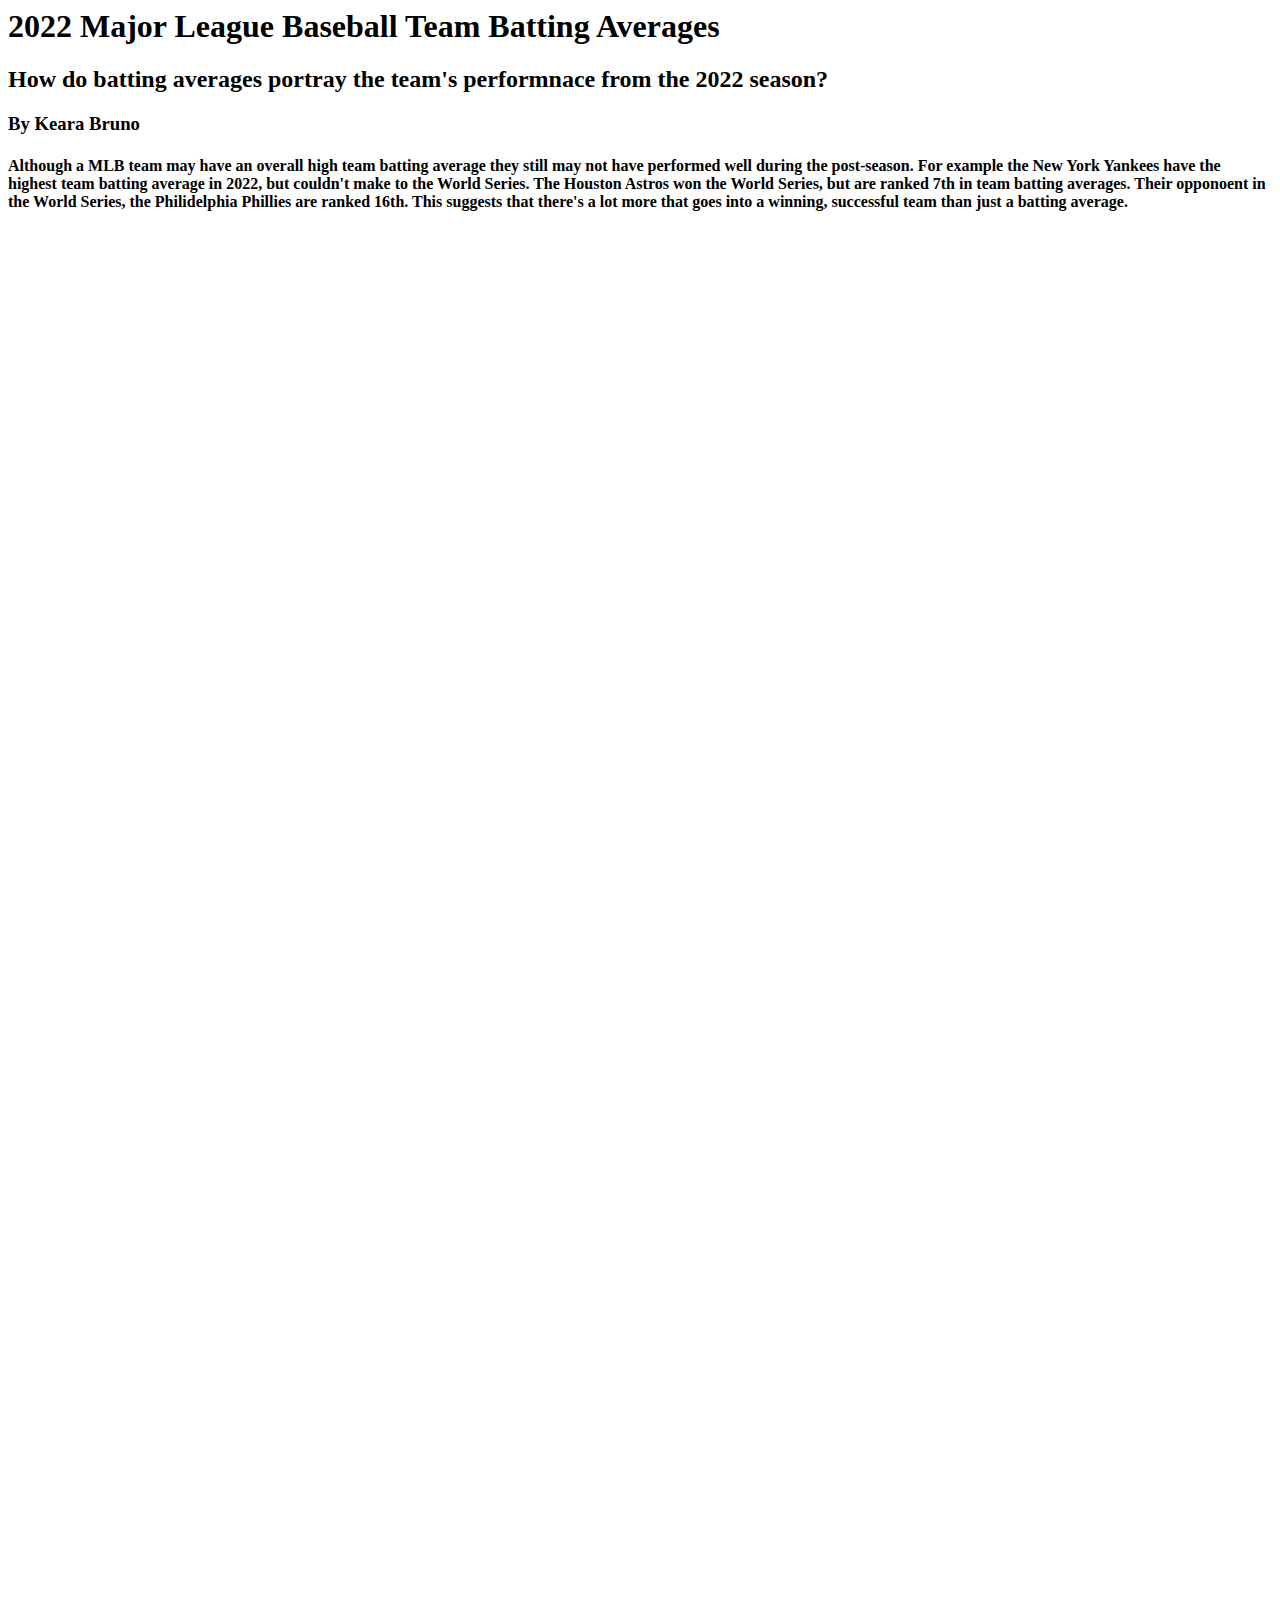
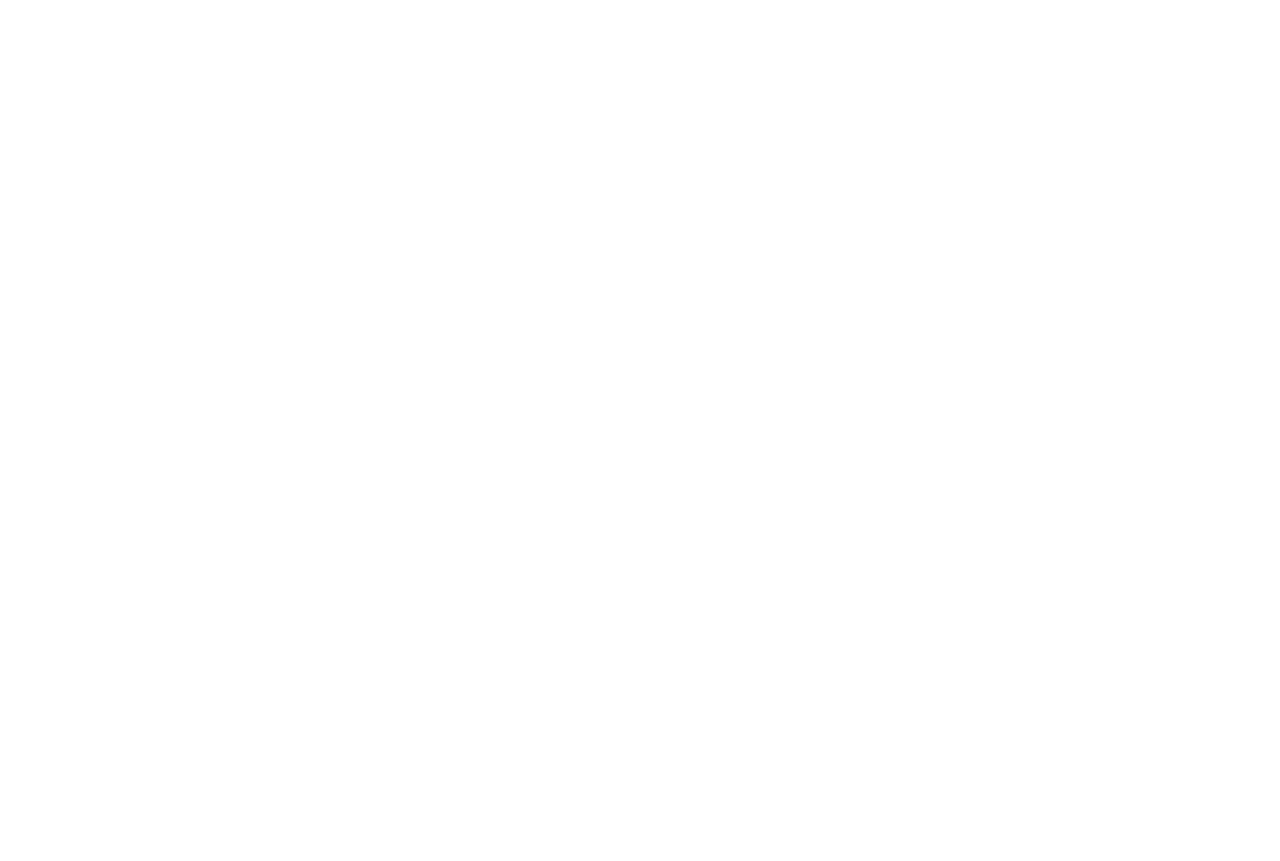
<file: index.html>
<html>
  <head>
    <title>
      Keara Bruno
    </title>
  </head>
    <body>
      <h1>2022 Major League Baseball Team Batting Averages</h1>
      <h2>How do batting averages portray the team's performnace from the 2022 season?</h2>
      <h3>By Keara Bruno</h3>
      <h4>Although a MLB team may have an overall high team batting average they still may not have performed well during the post-season. For example the New York Yankees have the highest team batting average in 2022, but couldn't make to the World Series. The Houston Astros won the World Series, but are ranked 7th in team batting averages. Their opponoent in the World Series, the Philidelphia Phillies are ranked 16th. This suggests that there's a lot more that goes into a winning, successful team than just a  batting average.</h4>
            <iframe title="2022 Major League Baseball Standard Batting" aria-label="Bar Chart" id="datawrapper-chart-86xYy" src="https://datawrapper.dwcdn.net/86xYy/2/" scrolling="no" frameborder="0" style="width: 0; min-width: 100% !important; border: none;" height="908" data-external="1"></iframe><script type="text/javascript">!function(){"use strict";window.addEventListener("message",(function(e){if(void 0!==e.data["datawrapper-height"]){var t=document.querySelectorAll("iframe");for(var a in e.data["datawrapper-height"])for(var r=0;r<t.length;r++){if(t[r].contentWindow===e.source)t[r].style.height=e.data["datawrapper-height"][a]+"px"}}}))}();
</script>
        <iframe title="2022 Major League Baseball Standard Batting" aria-label="Table" id="datawrapper-chart-Ks9Jh" src="https://datawrapper.dwcdn.net/Ks9Jh/2/" scrolling="no" frameborder="0" style="width: 0; min-width: 100% !important; border: none;" height="1313" data-external="1"></iframe><script type="text/javascript">!function(){"use strict";window.addEventListener("message",(function(e){if(void 0!==e.data["datawrapper-height"]){var t=document.querySelectorAll("iframe");for(var a in e.data["datawrapper-height"])for(var r=0;r<t.length;r++){if(t[r].contentWindow===e.source)t[r].style.height=e.data["datawrapper-height"][a]+"px"}}}))}();
</script>
        
        <div class="flourish-embed flourish-chart" data-src="visualisation/11761842"><script src="https://public.flourish.studio/resources/embed.js"></script></div>
    </body>
</html>
</file>
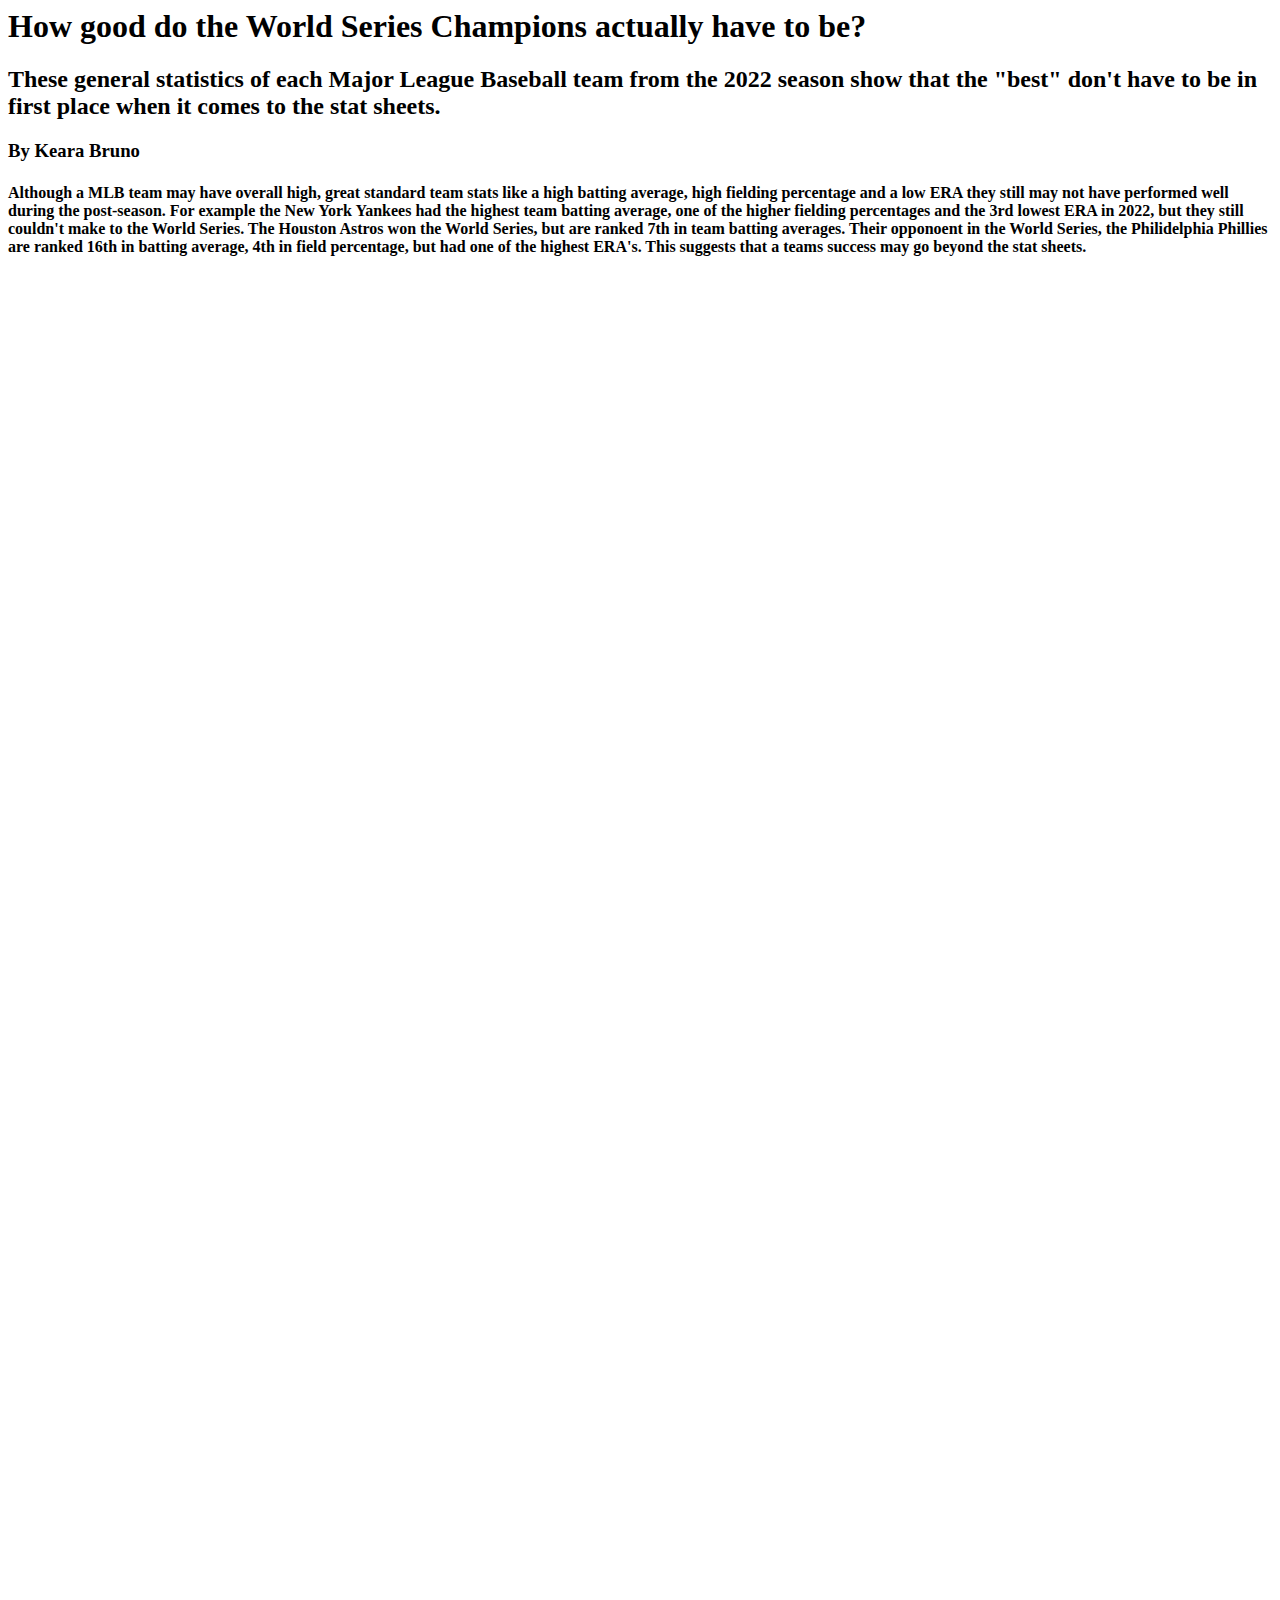
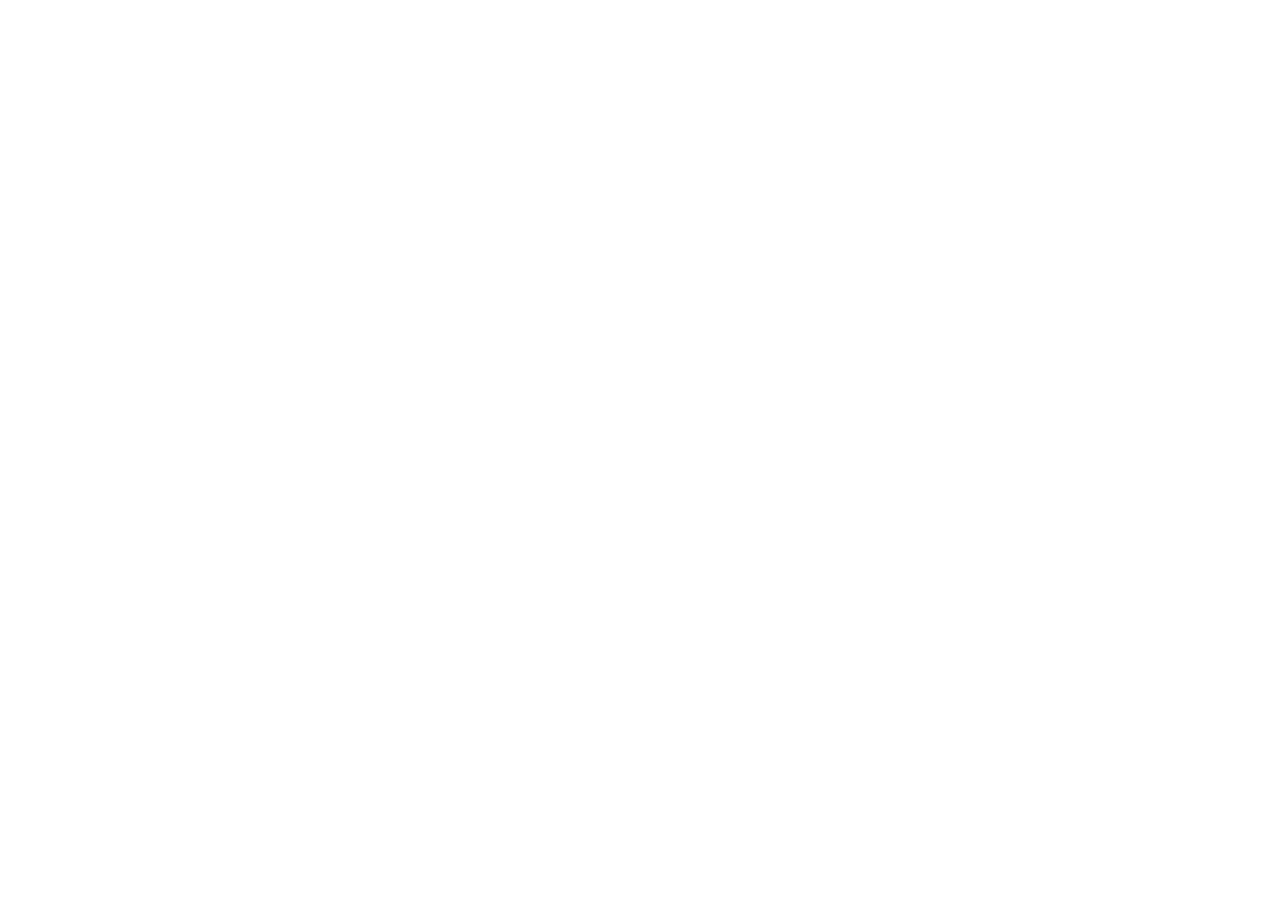
<file: data-viz-project/index.html>
<html>
  <head>
    <title>
      Keara Bruno
    </title>
  </head>
    <body>
      <h1>How good do the World Series Champions actually have to be?</h1>
      <h2>These general statistics of each Major League Baseball team from the 2022 season show that the "best" don't have to be in first place when it comes to the stat sheets. </h2>
      <h3>By Keara Bruno</h3>
      <h4>Although a MLB team may have overall high, great standard team stats like a high batting average, high fielding percentage and a low ERA they still may not have performed well during the post-season. For example the New York Yankees had the highest team batting average, one of the higher fielding percentages and the 3rd lowest ERA in 2022, but they still couldn't make to the World Series. The Houston Astros won the World Series, but are ranked 7th in team batting averages. Their opponoent in the World Series, the Philidelphia Phillies are ranked 16th in batting average, 4th in field percentage, but had one of the highest ERA's. This suggests that a teams success may go beyond the stat sheets.</h4>
            <iframe title="2022 Major League Baseball Standard Batting" aria-label="Bar Chart" id="datawrapper-chart-86xYy" src="https://datawrapper.dwcdn.net/86xYy/2/" scrolling="no" frameborder="0" style="width: 0; min-width: 100% !important; border: none;" height="908" data-external="1"></iframe><script type="text/javascript">!function(){"use strict";window.addEventListener("message",(function(e){if(void 0!==e.data["datawrapper-height"]){var t=document.querySelectorAll("iframe");for(var a in e.data["datawrapper-height"])for(var r=0;r<t.length;r++){if(t[r].contentWindow===e.source)t[r].style.height=e.data["datawrapper-height"][a]+"px"}}}))}();
</script>
     <iframe title="2022 Major League Baseball Standard Fielding" aria-label="Table" id="datawrapper-chart-Ks9Jh" src="https://datawrapper.dwcdn.net/Ks9Jh/3/" scrolling="no" frameborder="0" style="width: 0; min-width: 100% !important; border: none;" height="1313" data-external="1"></iframe><script type="text/javascript">!function(){"use strict";window.addEventListener("message",(function(e){if(void 0!==e.data["datawrapper-height"]){var t=document.querySelectorAll("iframe");for(var a in e.data["datawrapper-height"])for(var r=0;r<t.length;r++){if(t[r].contentWindow===e.source)t[r].style.height=e.data["datawrapper-height"][a]+"px"}}}))}();
</script>
        
        <div class="flourish-embed flourish-chart" data-src="visualisation/11761842"><script src="https://public.flourish.studio/resources/embed.js"></script></div>
    </body>
</html>
</file>
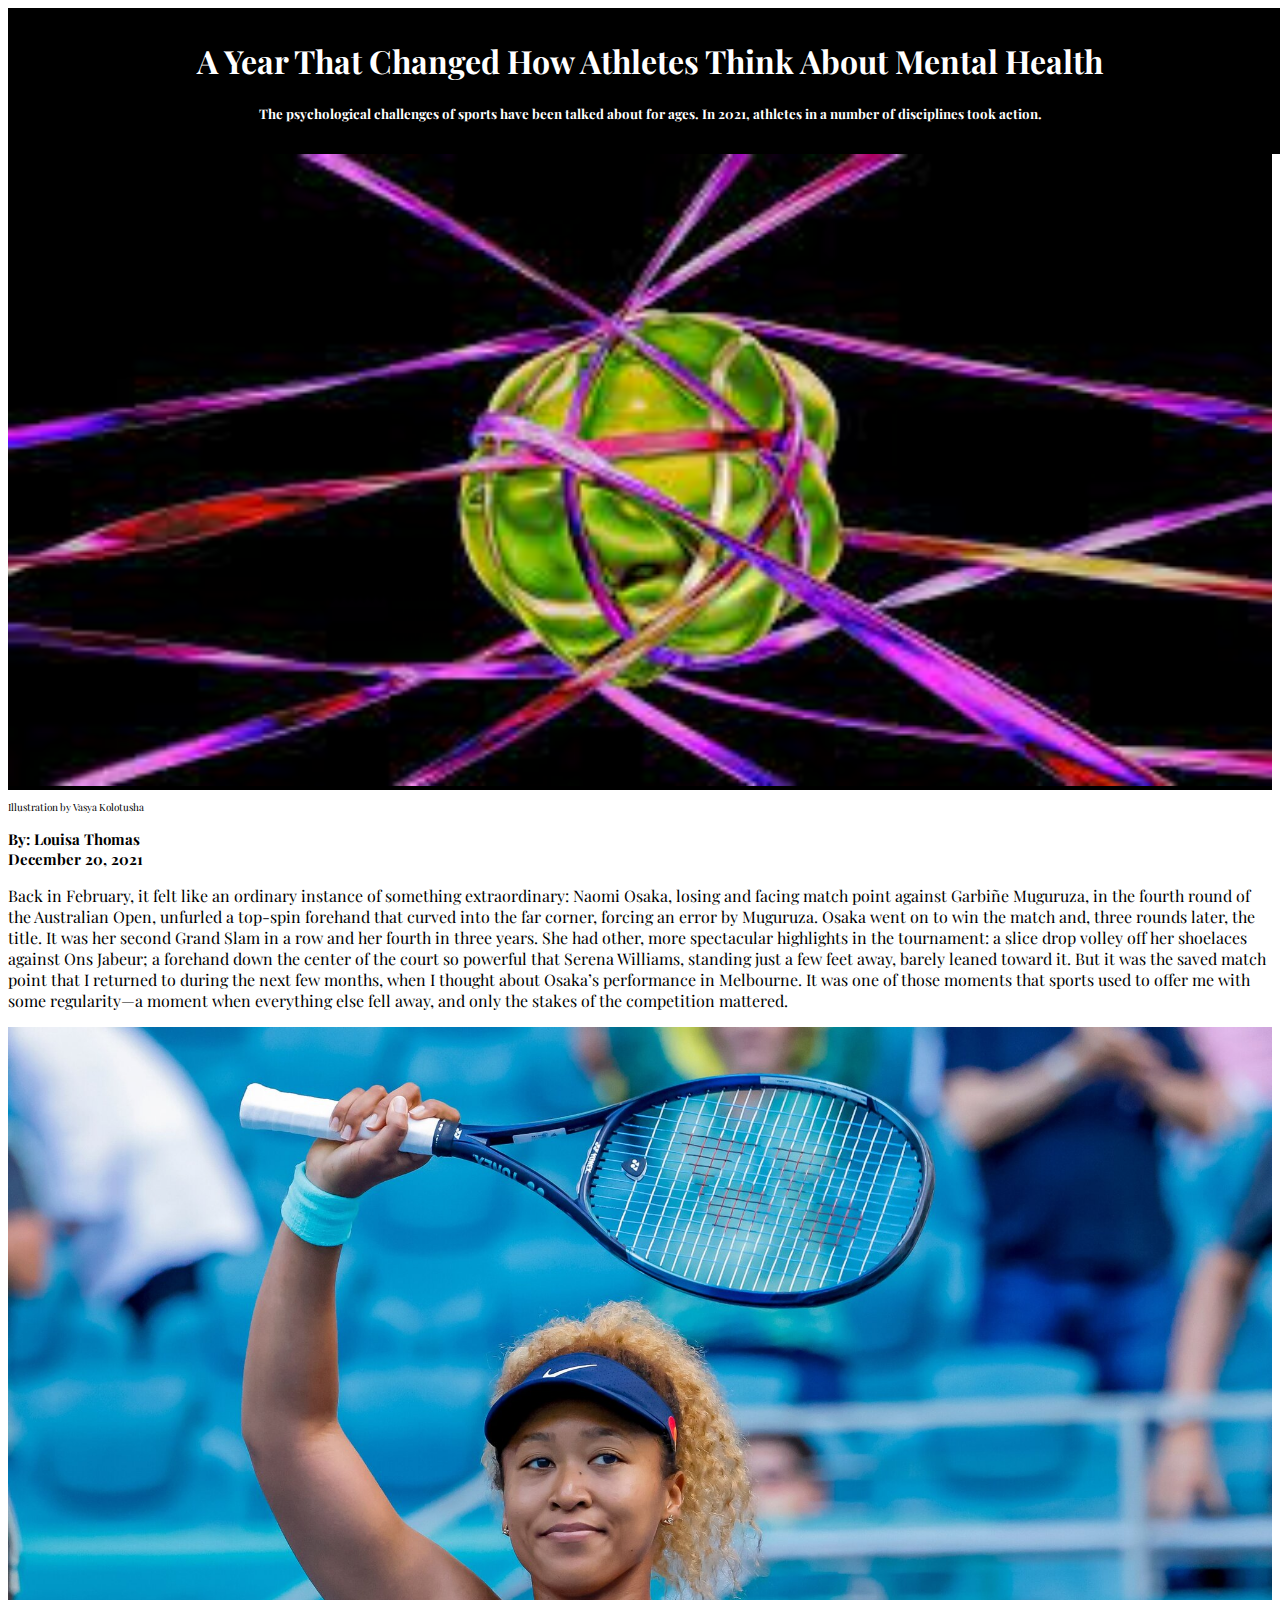
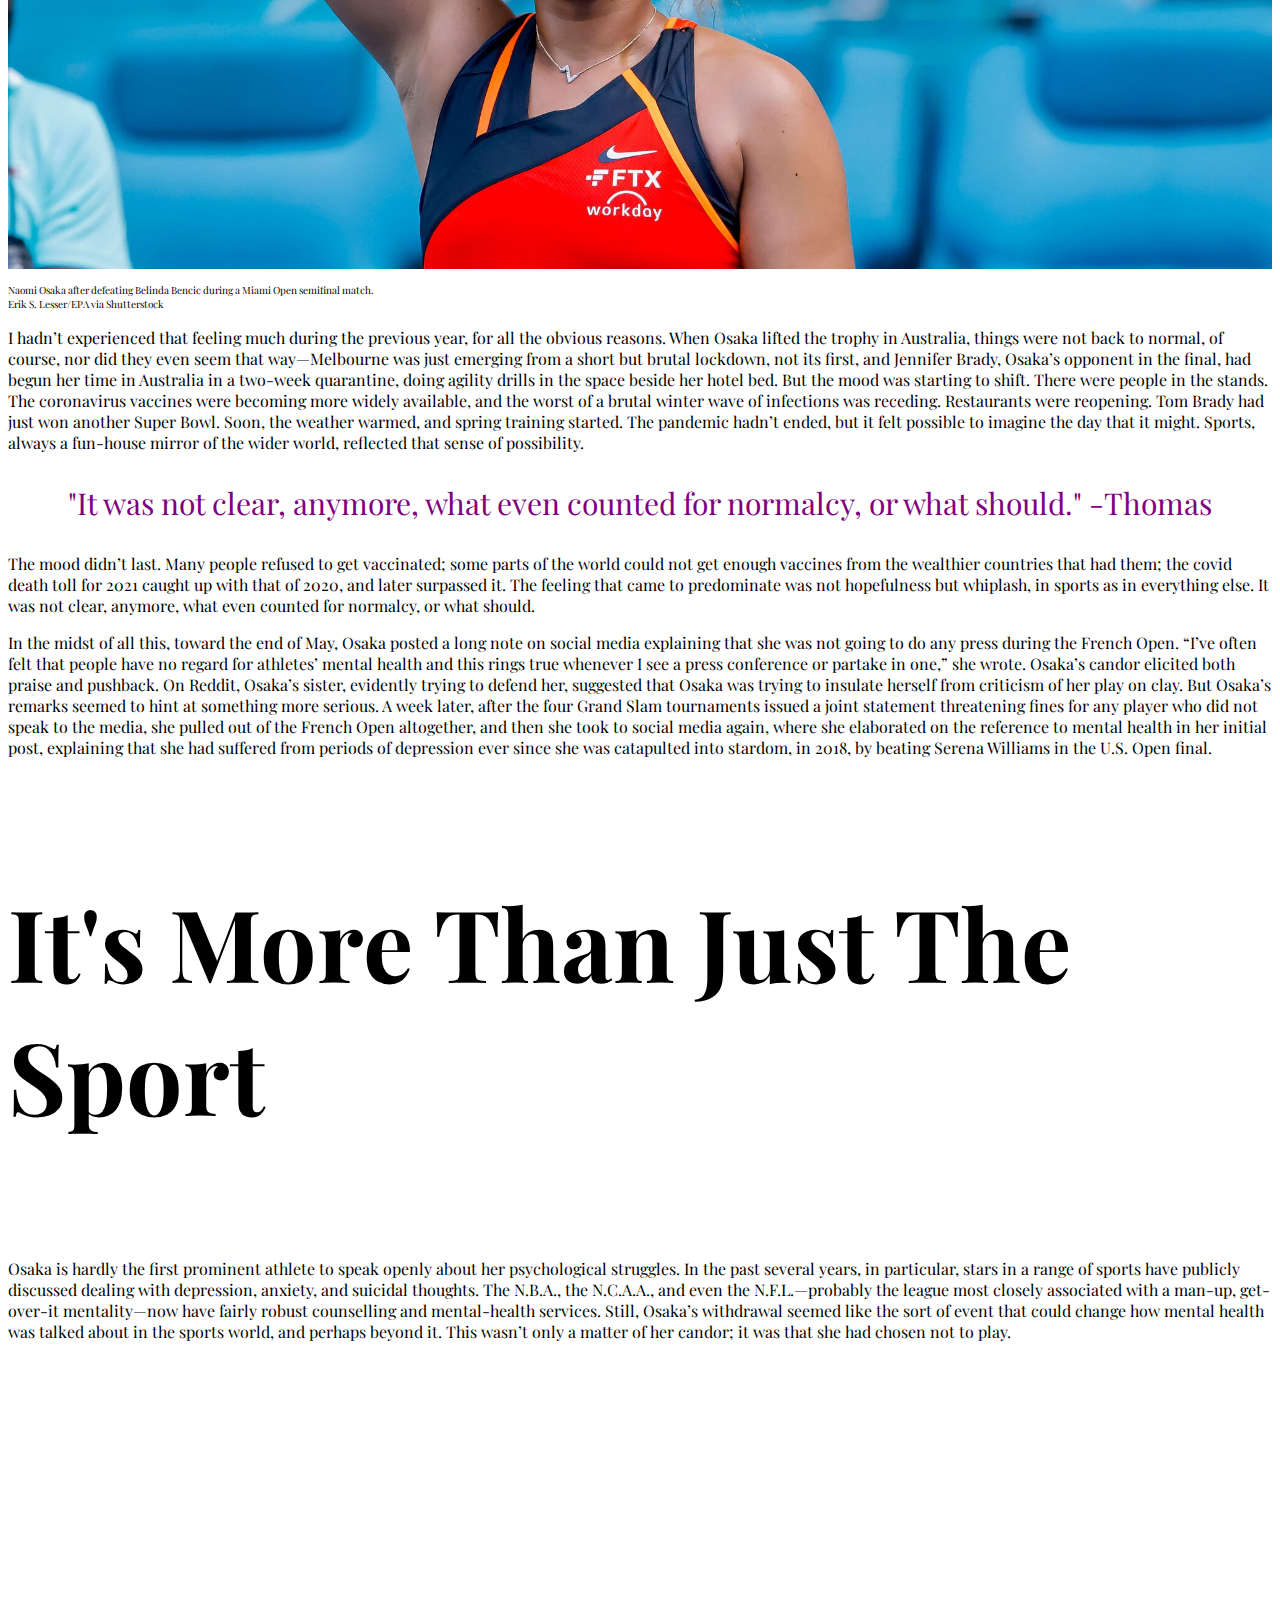
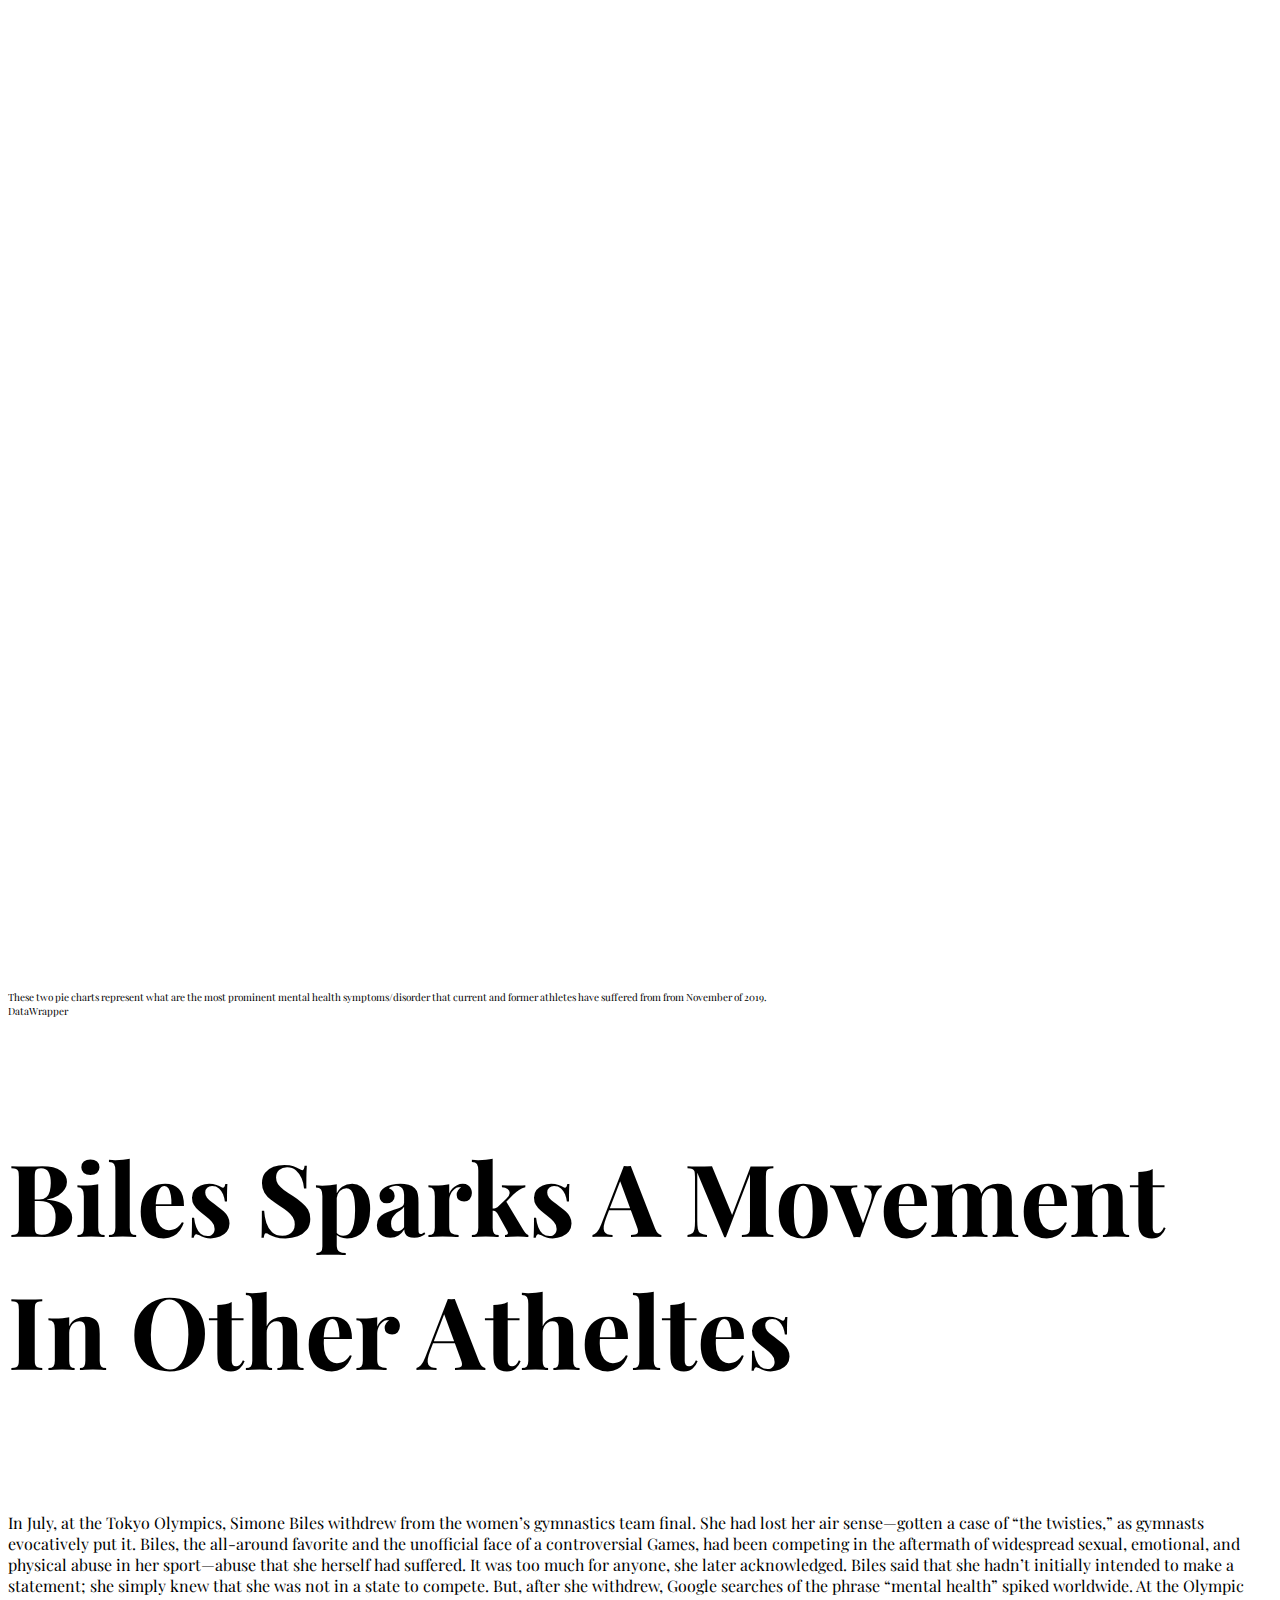
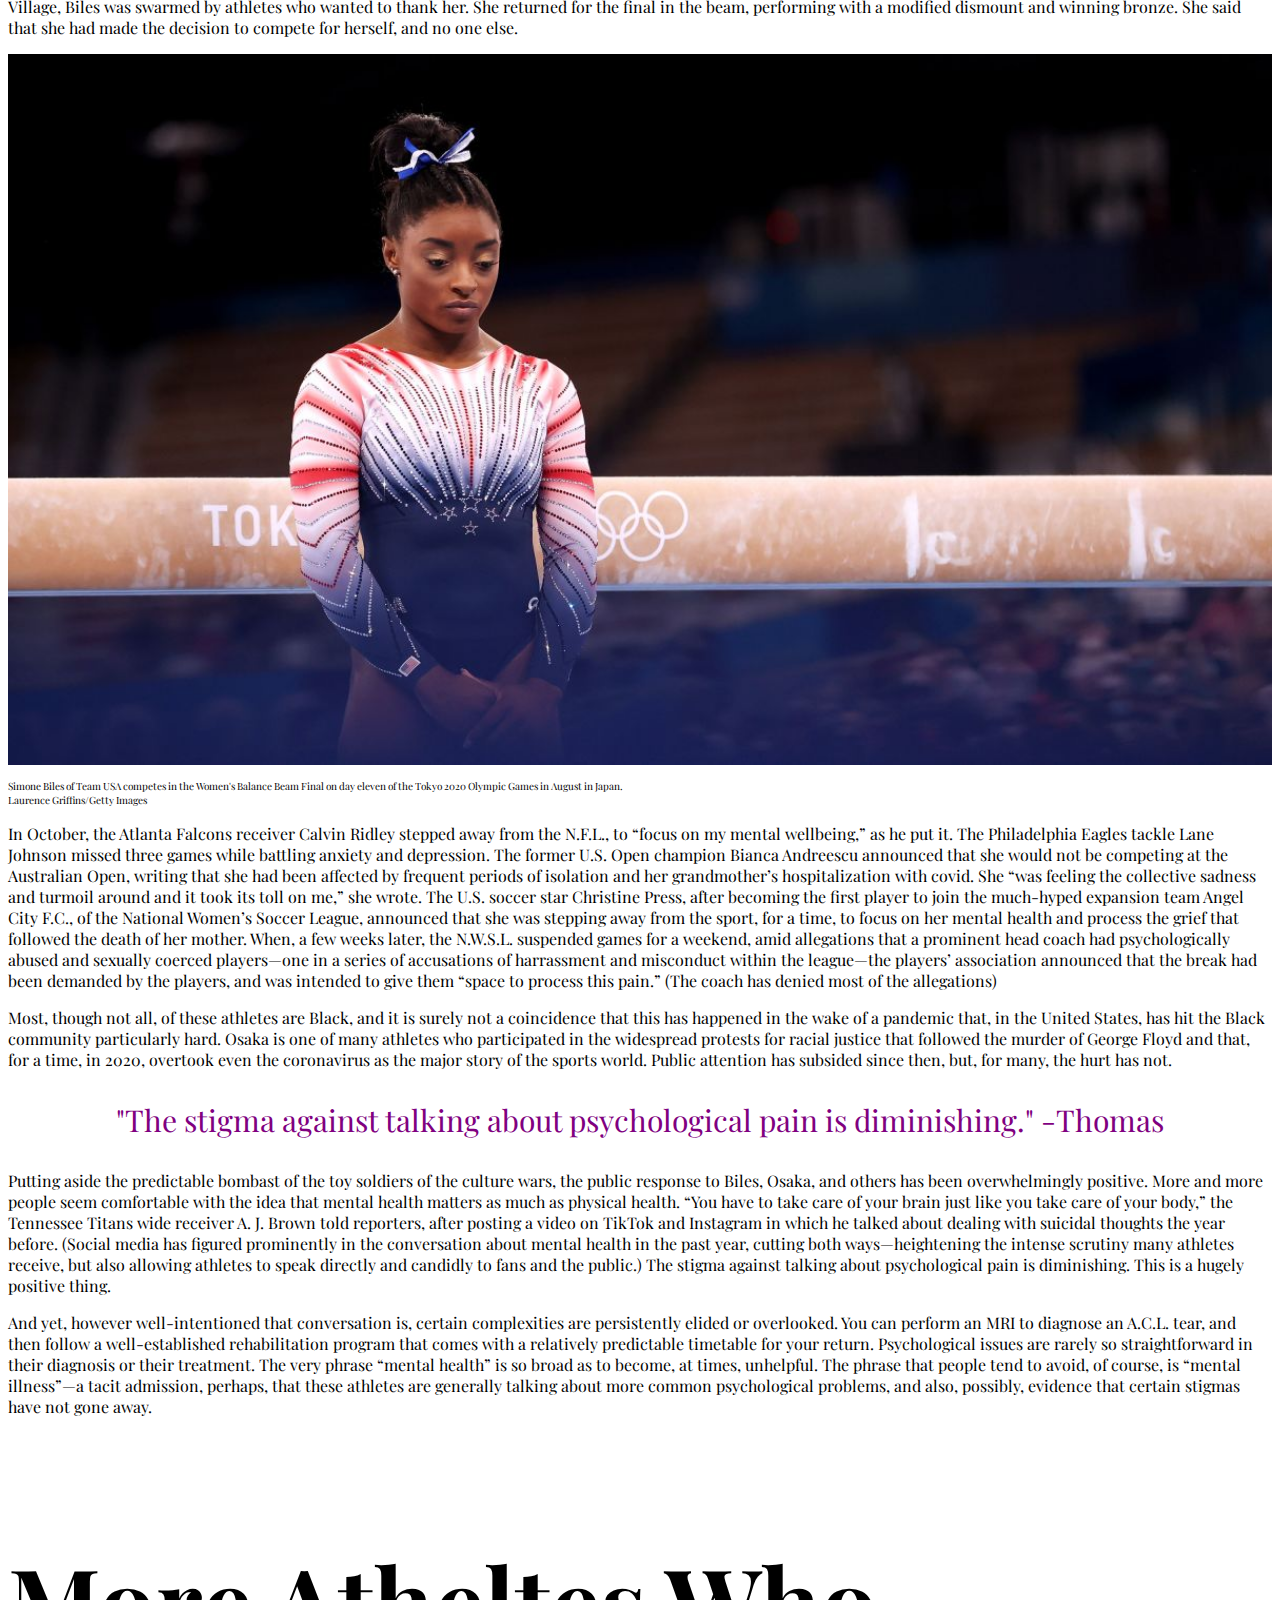
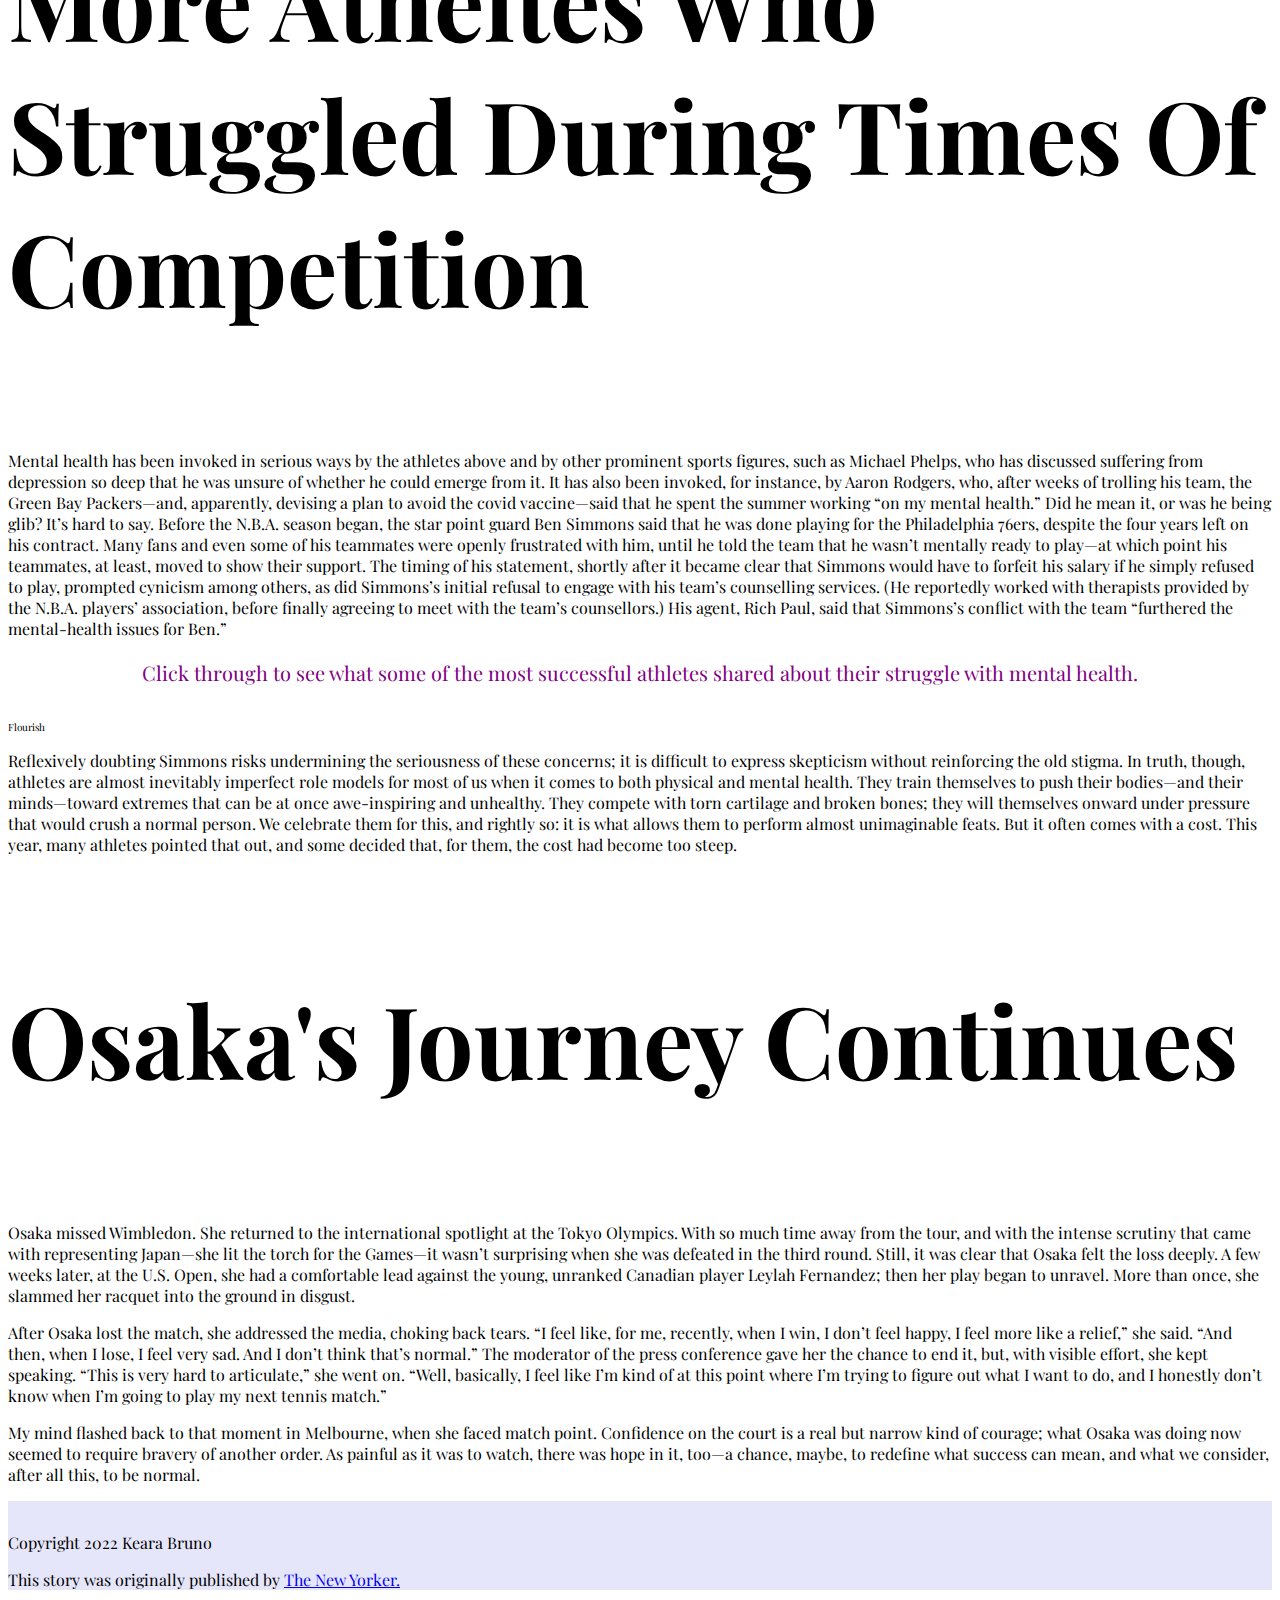
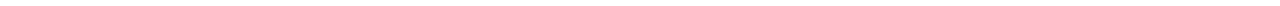
<file: final-project/index.html>
<!DOCTYPE html>

<html lang="en">
    
<head>
<meta charset="utf-8">
<meta name="description" content="Dec 20, 2021 — A Year That Changed How Athletes Think About Mental Health. The psychological challenges of sports have been talked about for ages."><!--make sure to change description-->
<meta name="viewport" content="width=device-width, initial-scale=1, shrink-to-fit=no">
<link rel="stylesheet" href="style.css">
    <title>Keara Bruno Final Project</title>

<!-- Bootstrap CSS and JavaScript -->
<link href="https://cdn.jsdelivr.net/npm/bootstrap@5.0.1/dist/css/bootstrap.min.css" rel="stylesheet" integrity="sha384-+0n0xVW2eSR5OomGNYDnhzAbDsOXxcvSN1TPprVMTNDbiYZCxYbOOl7+AMvyTG2x" crossorigin="anonymous">
<script src="https://cdn.jsdelivr.net/npm/bootstrap@5.0.1/dist/js/bootstrap.bundle.min.js" integrity="sha384-gtEjrD/SeCtmISkJkNUaaKMoLD0//ElJ19smozuHV6z3Iehds+3Ulb9Bn9Plx0x4" crossorigin="anonymous"></script>
<link rel="stylesheet" href="https://cdn.jsdelivr.net/npm/bootstrap-icons@1.5.0/font/bootstrap-icons.css">

<!--My google fonts will go here-->
<link rel="preconnect" href="https://fonts.googleapis.com">
<link rel="preconnect" href="https://fonts.gstatic.com" crossorigin>
<link href="https://fonts.googleapis.com/css2?family=Playfair+Display:wght@400;700&display=swap" rel="stylesheet">

</head>

    
<body>
<div class="headline">    
    <h1>A Year That Changed How Athletes Think About Mental Health</h1>
    <h5>The psychological challenges of sports have been talked about for ages. In 2021, athletes in a number of disciplines took action.</h5>
</div>
<div class="container-fluid1">
    <div class="row">
            <div class="col">
                <img src="lead%20image%20.jpeg" alt="lead image" class="leadimage">
            </div>
    </div>
</div>
<div class="container-fluid">
    <div class="row">
        <div class="col-sm-5 offset-sm-0">
            <p class="leadimagecaption">Illustration by Vasya Kolotusha</p>
        </div>
    </div>
</div>
<div class="container-fluid">
    <div class="row">
        <div class="col-sm-5 offset-sm-0">
            <p class="byline">By: Louisa Thomas<br>December 20, 2021</p>
        </div>
    </div>
</div>
<div class="container">
    <div class="row">
        <div class="col-sm-8 offset-sm-2">
        <p>Back in February, it felt like an ordinary instance of something extraordinary: Naomi Osaka, losing and facing match point against Garbiñe Muguruza, in the fourth round of the Australian Open, unfurled a top-spin forehand that curved into the far corner, forcing an error by Muguruza. Osaka went on to win the match and, three rounds later, the title. It was her second Grand Slam in a row and her fourth in three years. She had other, more spectacular highlights in the tournament: a slice drop volley off her shoelaces against Ons Jabeur; a forehand down the center of the court so powerful that Serena Williams, standing just a few feet away, barely leaned toward it. But it was the saved match point that I returned to during the next few months, when I thought about Osaka’s performance in Melbourne. It was one of those moments that sports used to offer me with some regularity—a moment when everything else fell away, and only the stakes of the competition mattered.</p>
            <img src="naomi%20osaka.jpeg" alt="naomi osaka" class="naomiosaka">
            <p class="caption"><!--caption and credit here-->Naomi Osaka after defeating Belinda Bencic during a Miami Open semifinal match.<br> Erik S. Lesser/EPA via Shutterstock</p>
        <p>I hadn’t experienced that feeling much during the previous year, for all the obvious reasons. When Osaka lifted the trophy in Australia, things were not back to normal, of course, nor did they even seem that way—Melbourne was just emerging from a short but brutal lockdown, not its first, and Jennifer Brady, Osaka’s opponent in the final, had begun her time in Australia in a two-week quarantine, doing agility drills in the space beside her hotel bed. But the mood was starting to shift. There were people in the stands. The coronavirus vaccines were becoming more widely available, and the worst of a brutal winter wave of infections was receding. Restaurants were reopening. Tom Brady had just won another Super Bowl. Soon, the weather warmed, and spring training started. The pandemic hadn’t ended, but it felt possible to imagine the day that it might. Sports, always a fun-house mirror of the wider world, reflected that sense of possibility.</p>
        </div>
    </div>
    <div class="row">
        <div class="col-sm-8 offset-sm-2">
            <p class="pullquote">"It was not clear, anymore, what even counted for normalcy, or what should." -Thomas</p>
        </div>
    </div>
</div>
<div class="container">
    <div class="row">
        <div class="col-sm-8 offset-sm-2">
        <p>The mood didn’t last. Many people refused to get vaccinated; some parts of the world could not get enough vaccines from the wealthier countries that had them; the covid death toll for 2021 caught up with that of 2020, and later surpassed it. The feeling that came to predominate was not hopefulness but whiplash, in sports as in everything else. It was not clear, anymore, what even counted for normalcy, or what should.</p>
        <p>In the midst of all this, toward the end of May, Osaka posted a long note on social media explaining that she was not going to do any press during the French Open. “I’ve often felt that people have no regard for athletes’ mental health and this rings true whenever I see a press conference or partake in one,” she wrote. Osaka’s candor elicited both praise and pushback. On Reddit, Osaka’s sister, evidently trying to defend her, suggested that Osaka was trying to insulate herself from criticism of her play on clay. But Osaka’s remarks seemed to hint at something more serious. A week later, after the four Grand Slam tournaments issued a joint statement threatening fines for any player who did not speak to the media, she pulled out of the French Open altogether, and then she took to social media again, where she elaborated on the reference to mental health in her initial post, explaining that she had suffered from periods of depression ever since she was catapulted into stardom, in 2018, by beating Serena Williams in the U.S. Open final.</p>
        <br>
        <h2>It's More Than Just The Sport</h2>
        <br>
        <p>Osaka is hardly the first prominent athlete to speak openly about her psychological struggles. In the past several years, in particular, stars in a range of sports have publicly discussed dealing with depression, anxiety, and suicidal thoughts. The N.B.A., the N.C.A.A., and even the N.F.L.—probably the league most closely associated with a man-up, get-over-it mentality—now have fairly robust counselling and mental-health services. Still, Osaka’s withdrawal seemed like the sort of event that could change how mental health was talked about in the sports world, and perhaps beyond it. This wasn’t only a matter of her candor; it was that she had chosen not to play.</p>
        </div>
    </div>
</div>
<div class="container">
    <div class="row">
        <div class="col-sm-8 offset-sm-2">
            <!--inforgraphic goes here--><iframe title="Mental health symptoms/disorders in current athletes " aria-label="Pie Chart" id="datawrapper-chart-BogW3" src="https://datawrapper.dwcdn.net/BogW3/1/" scrolling="no" frameborder="0" style="width: 0; min-width: 100% !important; border: none;" height="607" data-external="1"></iframe><script type="text/javascript">!function(){"use strict";window.addEventListener("message",(function(e){if(void 0!==e.data["datawrapper-height"]){var t=document.querySelectorAll("iframe");for(var a in e.data["datawrapper-height"])for(var r=0;r<t.length;r++){if(t[r].contentWindow===e.source)t[r].style.height=e.data["datawrapper-height"][a]+"px"}}}))}();
</script>
            <iframe title="Mental health symptoms/disorders in former athletes" aria-label="Pie Chart" id="datawrapper-chart-W45Nb" src="https://datawrapper.dwcdn.net/W45Nb/1/" scrolling="no" frameborder="0" style="width: 0; min-width: 100% !important; border: none;" height="607" data-external="1"></iframe><script type="text/javascript">!function(){"use strict";window.addEventListener("message",(function(e){if(void 0!==e.data["datawrapper-height"]){var t=document.querySelectorAll("iframe");for(var a in e.data["datawrapper-height"])for(var r=0;r<t.length;r++){if(t[r].contentWindow===e.source)t[r].style.height=e.data["datawrapper-height"][a]+"px"}}}))}();
</script>
            <p class="caption"><!--caption and credit goes here-->These two pie charts represent what are the most prominent mental health symptoms/disorder that current and former athletes have suffered from from November of 2019. <br>DataWrapper</p>
        </div>
    </div>
</div>
<div class="container">
    <div class="row">
        <div class="col-sm-8 offset-sm-2">
        <br>
        <h2>Biles Sparks A Movement In Other Atheltes</h2>
        <br>
        <p>In July, at the Tokyo Olympics, Simone Biles withdrew from the women’s gymnastics team final. She had lost her air sense—gotten a case of “the twisties,” as gymnasts evocatively put it. Biles, the all-around favorite and the unofficial face of a controversial Games, had been competing in the aftermath of widespread sexual, emotional, and physical abuse in her sport—abuse that she herself had suffered. It was too much for anyone, she later acknowledged. Biles said that she hadn’t initially intended to make a statement; she simply knew that she was not in a state to compete. But, after she withdrew, Google searches of the phrase “mental health” spiked worldwide. At the Olympic Village, Biles was swarmed by athletes who wanted to thank her. She returned for the final in the beam, performing with a modified dismount and winning bronze. She said that she had made the decision to compete for herself, and no one else.</p>
            <img src="simone%20biles.jpg" alt="simone biles" class="simonebiles">
            <p class="caption"><!--caption and credit goes here--> Simone Biles of Team USA competes in the Women's Balance Beam Final on day eleven of the Tokyo 2020 Olympic Games in August in Japan. <br> Laurence Griffins/Getty Images</p>
        <p>In October, the Atlanta Falcons receiver Calvin Ridley stepped away from the N.F.L., to “focus on my mental wellbeing,” as he put it. The Philadelphia Eagles tackle Lane Johnson missed three games while battling anxiety and depression. The former U.S. Open champion Bianca Andreescu announced that she would not be competing at the Australian Open, writing that she had been affected by frequent periods of isolation and her grandmother’s hospitalization with covid. She “was feeling the collective sadness and turmoil around and it took its toll on me,” she wrote. The U.S. soccer star Christine Press, after becoming the first player to join the much-hyped expansion team Angel City F.C., of the National Women’s Soccer League, announced that she was stepping away from the sport, for a time, to focus on her mental health and process the grief that followed the death of her mother. When, a few weeks later, the N.W.S.L. suspended games for a weekend, amid allegations that a prominent head coach had psychologically abused and sexually coerced players—one in a series of accusations of harrassment and misconduct within the league—the players’ association announced that the break had been demanded by the players, and was intended to give them “space to process this pain.” (The coach has denied most of the allegations)</p>
        <p>Most, though not all, of these athletes are Black, and it is surely not a coincidence that this has happened in the wake of a pandemic that, in the United States, has hit the Black community particularly hard. Osaka is one of many athletes who participated in the widespread protests for racial justice that followed the murder of George Floyd and that, for a time, in 2020, overtook even the coronavirus as the major story of the sports world. Public attention has subsided since then, but, for many, the hurt has not.</p>
        </div>
    </div>
    <div class="row">
        <div class="col-sm-8 offset-sm-2">
            <p class="pullquote">"The stigma against talking about psychological pain is diminishing." -Thomas</p>
        </div>
    </div>
</div>
<div class="container">
    <div class="row">
        <div class="col-sm-8 offset-sm-2">
        <p>Putting aside the predictable bombast of the toy soldiers of the culture wars, the public response to Biles, Osaka, and others has been overwhelmingly positive. More and more people seem comfortable with the idea that mental health matters as much as physical health. “You have to take care of your brain just like you take care of your body,” the Tennessee Titans wide receiver A. J. Brown told reporters, after posting a video on TikTok and Instagram in which he talked about dealing with suicidal thoughts the year before. (Social media has figured prominently in the conversation about mental health in the past year, cutting both ways—heightening the intense scrutiny many athletes receive, but also allowing athletes to speak directly and candidly to fans and the public.) The stigma against talking about psychological pain is diminishing. This is a hugely positive thing.</p>
        <p>And yet, however well-intentioned that conversation is, certain complexities are persistently elided or overlooked. You can perform an MRI to diagnose an A.C.L. tear, and then follow a well-established rehabilitation program that comes with a relatively predictable timetable for your return. Psychological issues are rarely so straightforward in their diagnosis or their treatment. The very phrase “mental health” is so broad as to become, at times, unhelpful. The phrase that people tend to avoid, of course, is “mental illness”—a tacit admission, perhaps, that these athletes are generally talking about more common psychological problems, and also, possibly, evidence that certain stigmas have not gone away.</p>
        <br>
        <h2>More Atheltes Who Struggled During Times Of Competition</h2>
        <br>
        <p>Mental health has been invoked in serious ways by the athletes above and by other prominent sports figures, such as Michael Phelps, who has discussed suffering from depression so deep that he was unsure of whether he could emerge from it. It has also been invoked, for instance, by Aaron Rodgers, who, after weeks of trolling his team, the Green Bay Packers—and, apparently, devising a plan to avoid the covid vaccine—said that he spent the summer working “on my mental health.” Did he mean it, or was he being glib? It’s hard to say. Before the N.B.A. season began, the star point guard Ben Simmons said that he was done playing for the Philadelphia 76ers, despite the four years left on his contract. Many fans and even some of his teammates were openly frustrated with him, until he told the team that he wasn’t mentally ready to play—at which point his teammates, at least, moved to show their support. The timing of his statement, shortly after it became clear that Simmons would have to forfeit his salary if he simply refused to play, prompted cynicism among others, as did ​​Simmons’s initial refusal to engage with his team’s counselling services. (He reportedly worked with therapists provided by the N.B.A. players’ association, before finally agreeing to meet with the team’s counsellors.) His agent, Rich Paul, said that Simmons’s conflict with the team “furthered the mental-health issues for Ben.”</p>
        </div>
    </div>
</div>
<div class="container">
    <div class="row">
        <div class="col-sm-8 offset-sm-2">
            <p class="introductionelement">Click through to see what some of the most successful athletes shared about their struggle with mental health.</p>
            <!--interactive element(slideshow gallery of qutotes atheletes have said about mental health) goes here--><div class="flourish-embed" data-src="story/1763197"><script src="https://public.flourish.studio/resources/embed.js"></script></div>
            <p class="caption"><!--caption and credit goes here--><br>Flourish</p>
        </div>
    </div>
</div>
<div class="container">
    <div class="row">
        <div class="col-sm-8 offset-sm-2">
        <p>Reflexively doubting Simmons risks undermining the seriousness of these concerns; it is difficult to express skepticism without reinforcing the old stigma. In truth, though, athletes are almost inevitably imperfect role models for most of us when it comes to both physical and mental health. They train themselves to push their bodies—and their minds—toward extremes that can be at once awe-inspiring and unhealthy. They compete with torn cartilage and broken bones; they will themselves onward under pressure that would crush a normal person. We celebrate them for this, and rightly so: it is what allows them to perform almost unimaginable feats. But it often comes with a cost. This year, many athletes pointed that out, and some decided that, for them, the cost had become too steep.</p>
        <br>
        <h2>Osaka's Journey Continues</h2>
        <br>
        <p>Osaka missed Wimbledon. She returned to the international spotlight at the Tokyo Olympics. With so much time away from the tour, and with the intense scrutiny that came with representing Japan—she lit the torch for the Games—it wasn’t surprising when she was defeated in the third round. Still, it was clear that Osaka felt the loss deeply. A few weeks later, at the U.S. Open, she had a comfortable lead against the young, unranked Canadian player Leylah Fernandez; then her play began to unravel. More than once, she slammed her racquet into the ground in disgust.</p>
        <p>After Osaka lost the match, she addressed the media, choking back tears. “I feel like, for me, recently, when I win, I don’t feel happy, I feel more like a relief,” she said. “And then, when I lose, I feel very sad. And I don’t think that’s normal.” The moderator of the press conference gave her the chance to end it, but, with visible effort, she kept speaking. “This is very hard to articulate,” she went on. “Well, basically, I feel like I’m kind of at this point where I’m trying to figure out what I want to do, and I honestly don’t know when I’m going to play my next tennis match.”</p>
        <p>My mind flashed back to that moment in Melbourne, when she faced match point. Confidence on the court is a real but narrow kind of courage; what Osaka was doing now seemed to require bravery of another order. As painful as it was to watch, there was hope in it, too—a chance, maybe, to redefine what success can mean, and what we consider, after all this, to be normal.</p>
        </div>
    </div>
</div>
<div class="container-fluid">
    <div class="row">
        <div class="colfooter">
            <p class="colfooter1"><!--footer goes here-->Copyright 2022 Keara Bruno</p>
                <p>This story was originally published by <a href="https://www.newyorker.com/culture/2021-in-review/a-year-that-changed-how-athletes-think-about-mental-health">The New Yorker.</a></p>
            <!--put where the story was originally from and the link to it-->
        </div>
    </div>
</div>
</body>
</html>
</file>
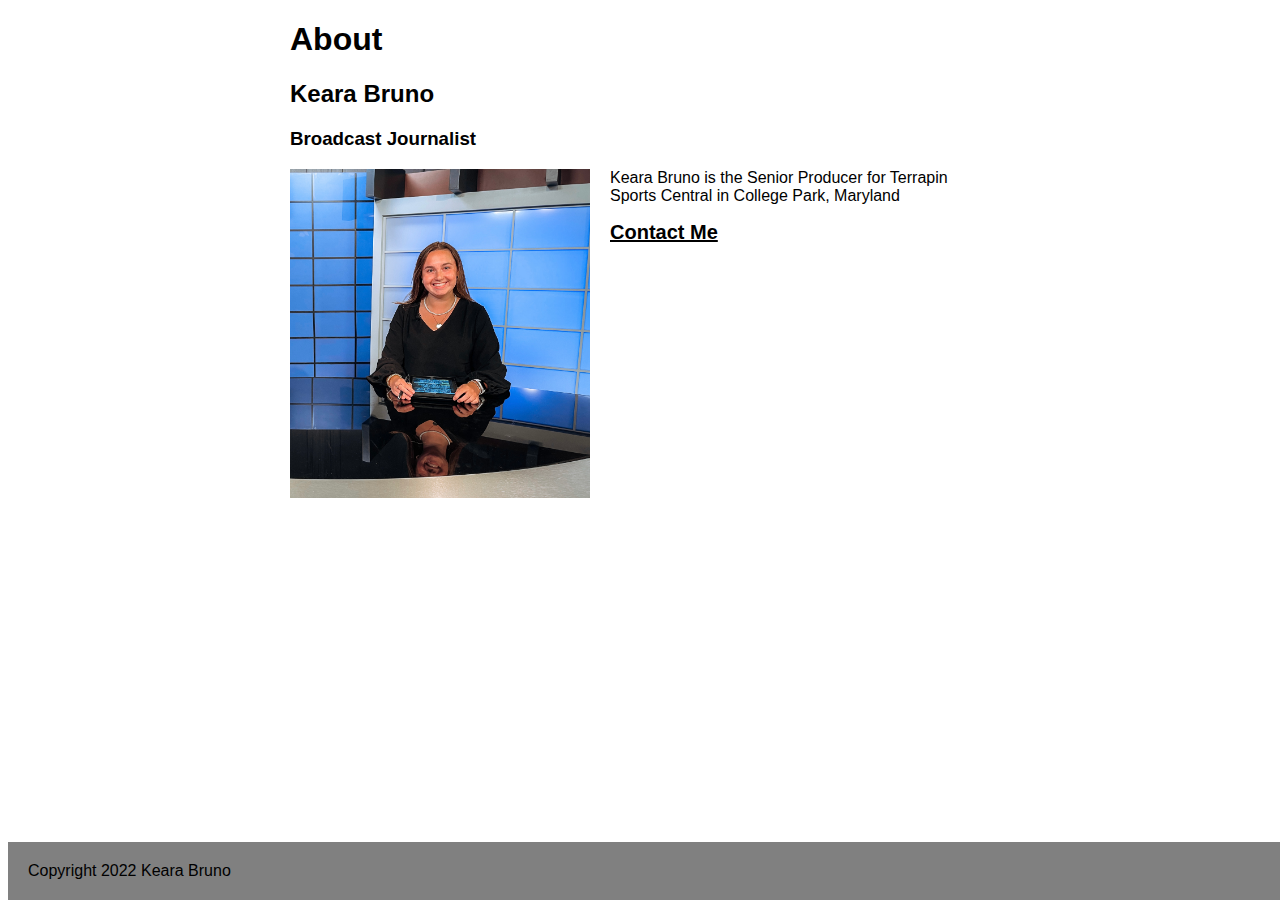
<file: midterm-prep/index.html>
<!DOCTYPE html>

<html lang="en">
    
<head>
    
<meta charset="utf-8">
<meta name="viewport" content="width=device-width, initial-scale=1, shrink-to-fit=no">

<title>Keara Bruno Midterm Prep</title>

<link href="style.css" rel="stylesheet">
    
</head>
    
<body>
    <div id="info">
        <h1>About</h1>
        <h2>Keara Bruno</h2>
        <h3>Broadcast Journalist</h3>
        <img id="headshot" src="scholarship%20headshot.jpg" alt="headshot of me">
        <p>Keara Bruno is the Senior Producer for Terrapin Sports Central in College Park, Maryland</p>
        <div id="contact">
            <a href="mailto:kbruno@terpmail.umd.edu">Contact Me</a>
        </div>
    </div>
    <div id="footer">
        Copyright 2022 Keara Bruno
    </div>

</body>
</file>
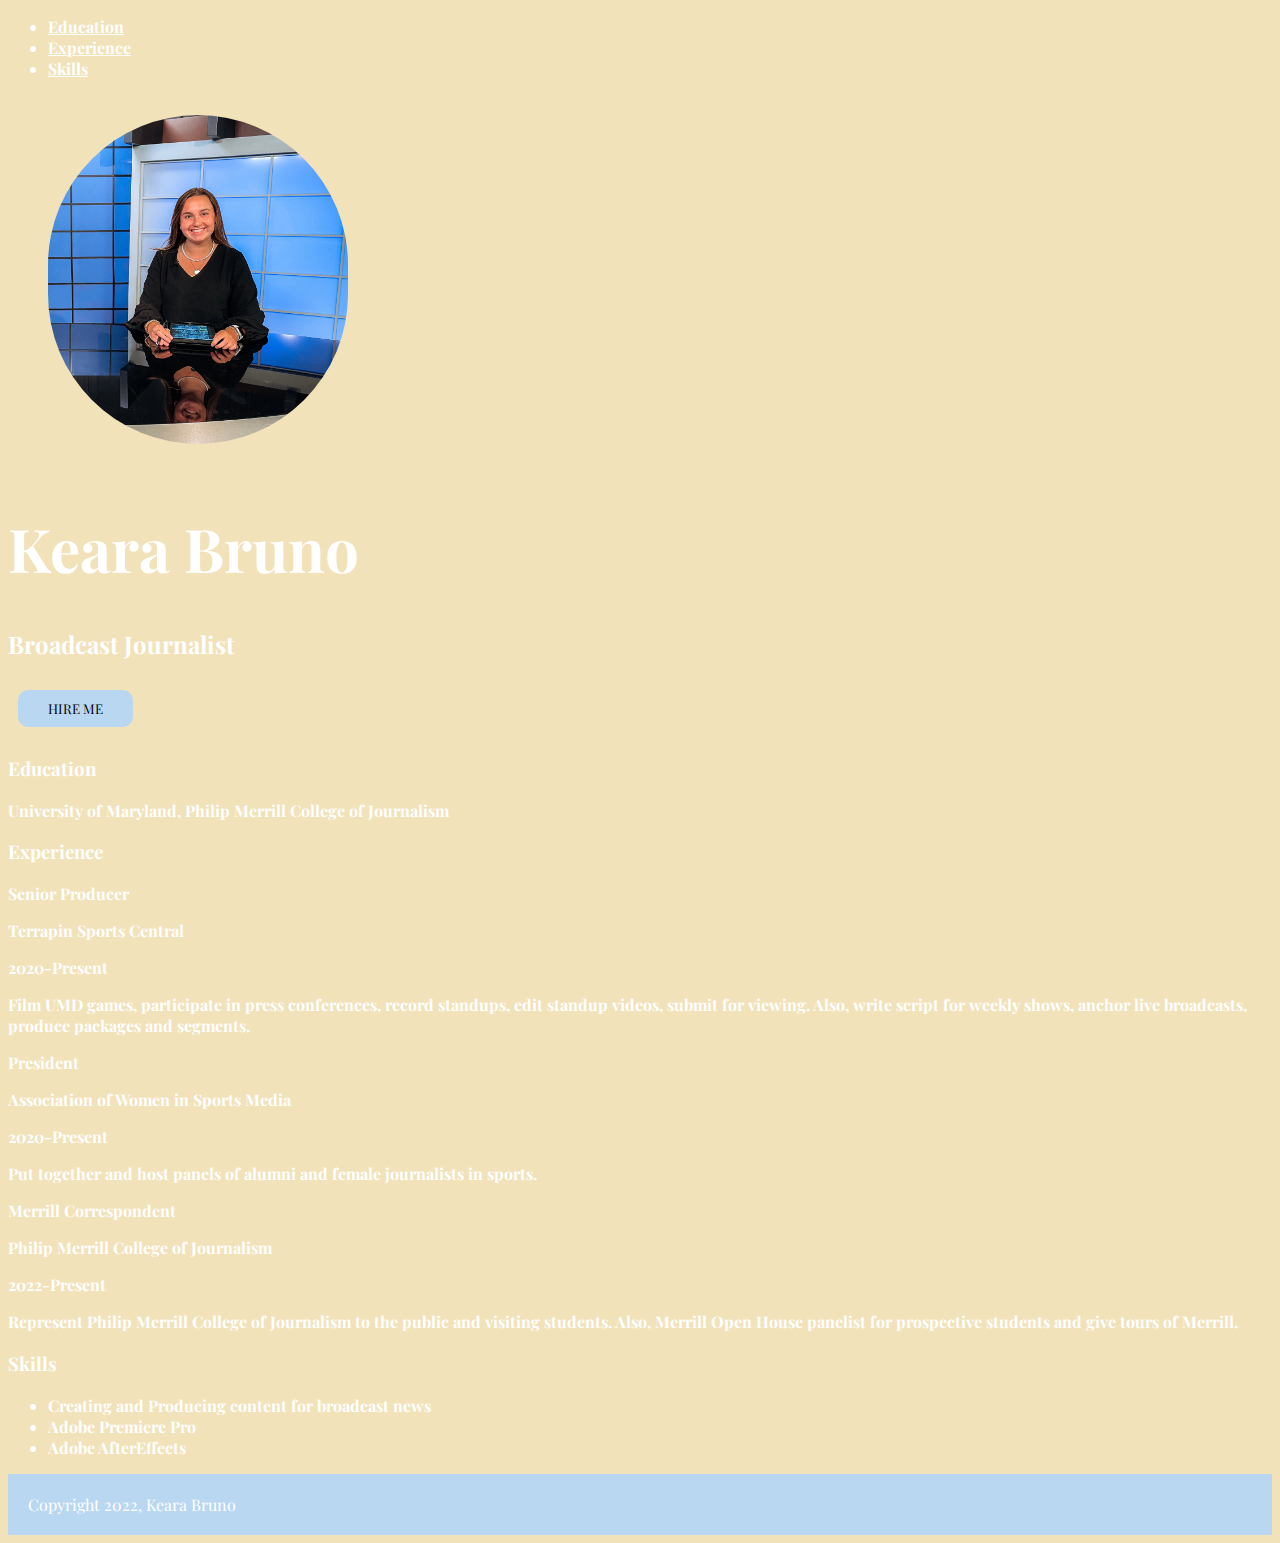
<file: online-portfolio-assignment/index.html>
<!DOCTYPE html>

<html lang="en">
<head>
<meta charset="utf-8">
<meta name="viewport" content="width=device-width, initial-scale=1, shrink-to-fit=no">

<title>Bootstrap Template</title>

<!-- Bootstrap CSS and JavaScript -->
<link href="https://cdn.jsdelivr.net/npm/bootstrap@5.0.1/dist/css/bootstrap.min.css" rel="stylesheet" integrity="sha384-+0n0xVW2eSR5OomGNYDnhzAbDsOXxcvSN1TPprVMTNDbiYZCxYbOOl7+AMvyTG2x" crossorigin="anonymous">
<script src="https://cdn.jsdelivr.net/npm/bootstrap@5.0.1/dist/js/bootstrap.bundle.min.js" integrity="sha384-gtEjrD/SeCtmISkJkNUaaKMoLD0//ElJ19smozuHV6z3Iehds+3Ulb9Bn9Plx0x4" crossorigin="anonymous"></script>
<link rel="stylesheet" href="https://cdn.jsdelivr.net/npm/bootstrap-icons@1.5.0/font/bootstrap-icons.css">

<link href="style.css" rel="stylesheet">
<link rel="preconnect" href="https://fonts.googleapis.com">
<link rel="preconnect" href="https://fonts.gstatic.com" crossorigin>
<link href="https://fonts.googleapis.com/css2?family=Playfair+Display:wght@400;700&display=swap" rel="stylesheet">

</head>
<body>
    
<!-- Horizontal Nav Start -->
    <ul class="nav">
  <li class="nav-item">
    <a class="nav-link" href="#education">Education</a>
  </li>
  <li class="nav-item">
    <a class="nav-link" href="#experience">Experience</a>
  </li>
  <li class="nav-item">
    <a class="nav-link" href="#skills">Skills</a>
  </li>
</ul>
<!-- Horizontal Nav End -->

<!-- Topper start -->
    <div class="container-fluid">
        <div class="row">
            <div class="col-sm-4">
            <img src="headshot.jpg" alt="headshot" id="headshot">
            </div>
            
         <div class="col-sm-8">
            <h1>Keara Bruno</h1>
             <h2>Broadcast Journalist</h2>
              <a href="mailto:kbruno@terpmail.umd.edu"><button id="button">Hire Me</button></a>
            </div>
        </div>
    </div>

<!-- Topper end -->

<div class="container">
  <div class="row">
      <div class="col">
        <h3>Education</h3>
      </div>
  </div>
        <div class="row">
        <div class="col">
            <p id="description">University of Maryland, Philip Merrill College of Journalism</p>
        </div>
        </div>
    
  <div class="row">
      <div class="col">
        <h3>Experience</h3>
      </div>
  </div>
    
    <div class="row extraspace">
        <div class="col-sm-3">
            <p id="title">Senior Producer</p>
            <p id="company">Terrapin Sports Central</p>
            <p id="date">2020-Present</p>
        </div>
        <div class="col-sm-9">
            <p id="edescription">Film UMD games, participate in press conferences, record standups, edit standup videos, submit for viewing. Also, write script for weekly shows, anchor live broadcasts, produce packages and segments.</p>
        </div>
    </div>
        
    <div class="row extraspace">
        <div class="col-sm-3">
            <p id="title">President</p>
            <p id="company">Association of Women in Sports Media</p>
            <p id="date">2020-Present</p>
        </div>
        <div class="col-sm-9">
            <p id="edescription">Put together and host panels of alumni and female journalists in sports.</p>
        </div>
    </div>
    
    <div class="row extraspace">
        <div class="col-sm-3">
            <p id="title">Merrill Correspondent</p>
            <p id="company">Philip Merrill College of Journalism</p>
            <p id="date">2022-Present</p>
        </div>
        <div class="col-sm-9">
            <p id="edescription">Represent Philip Merrill College of Journalism to the public and visiting students. Also, Merrill Open House panelist for prospective students and give tours of Merrill.</p>
        </div>
    </div>
    
  <div class="row">
      <div class="col">
        <h3>Skills</h3>
      </div>
      <div class="skills">
        <ul>
          <li>Creating and Producing content for broadcast news</li>
          <li>Adobe Premiere Pro</li>
          <li>Adobe AfterEffects</li>
        </ul>
      </div>
  </div>
</div>

    
    
    
    
    
    
<!-- Footer start -->
    <div class="container-fluid" id="footer">Copyright 2022, Keara Bruno</div>
<!-- Footer end -->

</body>
</html>
</file>
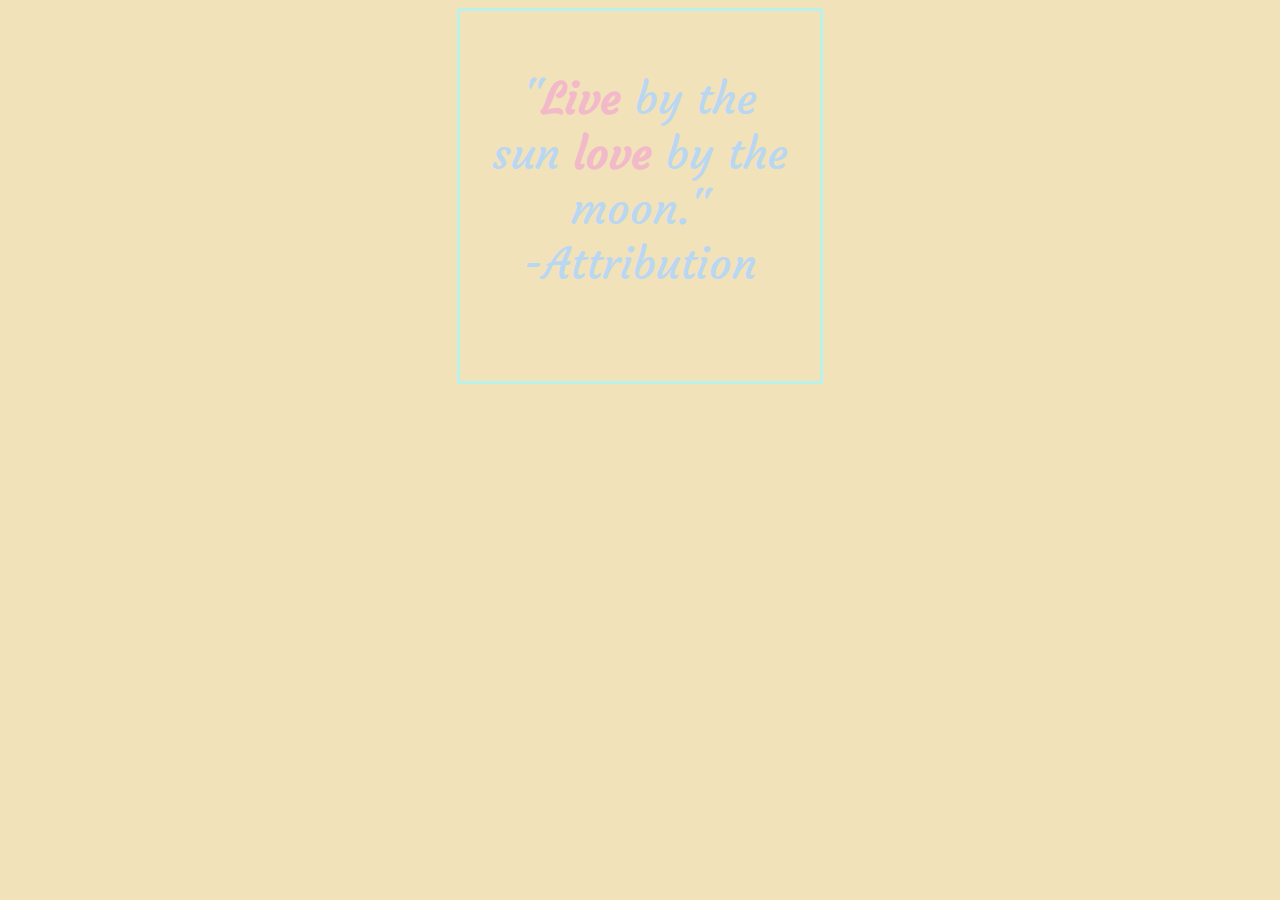
<file: quote-assignment/index.html>
<!DOCTYPE html>
<html lang="en">
<head>
   <link href="style.css" rel = "stylesheet">
    
   <link rel="preconnect" href="https://fonts.googleapis.com">
   <link rel="preconnect" href="https://fonts.gstatic.com" crossorigin>
   <link href="https://fonts.googleapis.com/css2?family=Courgette&display=swap" rel="stylesheet">

   <title>Keara Bruno's Quote</title>
</head>
    
<body>

   <div>
    "<span id="highlight">Live</span> by the sun <span id=highlight2>love</span> by the moon."
    <br>
    -Attribution
   </div>
    
</body>
    
</html>
</file>
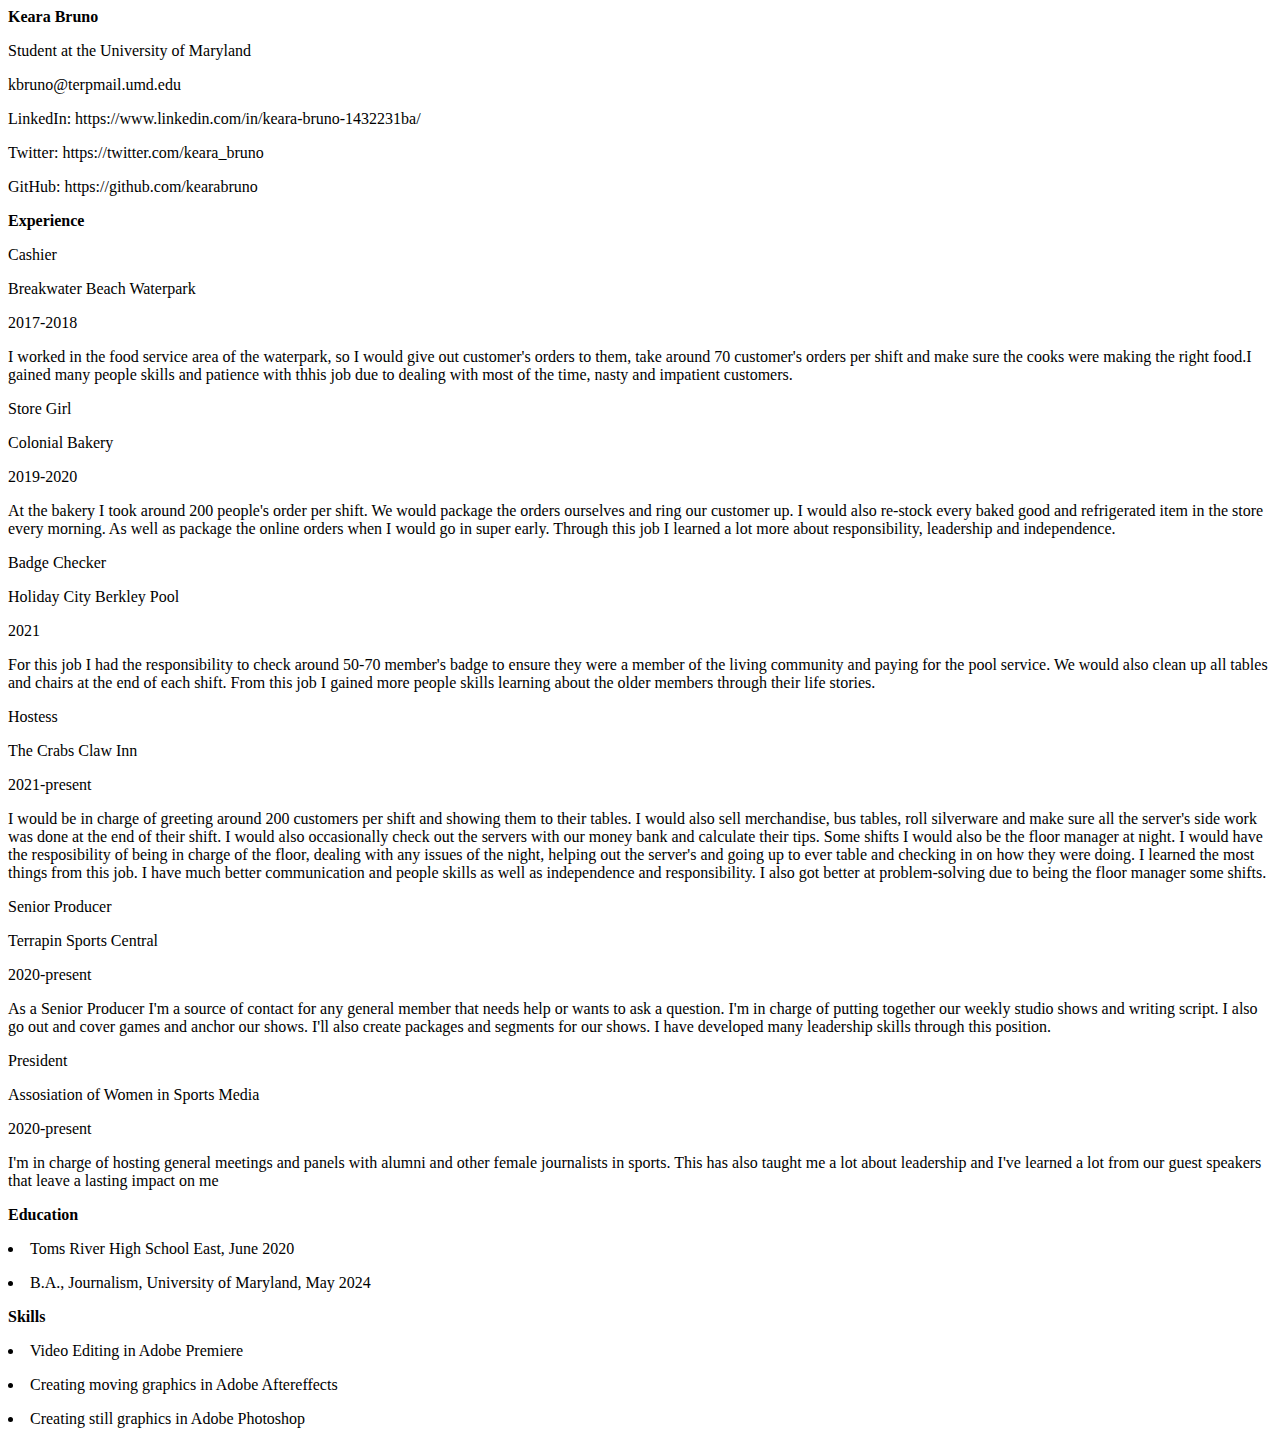
<file: resume-project.html>
<html>
    <head> 
        <p><b>Keara Bruno</b></p> 
        <p>Student at the University of Maryland</p> 
        <p>kbruno@terpmail.umd.edu</p>
        <p>
            <link>LinkedIn: https://www.linkedin.com/in/keara-bruno-1432231ba/<link>
        </p>
        <p>
            <link>Twitter: https://twitter.com/keara_bruno <link> 
        </p>
        <p>
            <link>GitHub: https://github.com/kearabruno <link>
        </p>
        </head> 
    <head>
        <p><b>Experience</b></p>
        <p>Cashier</p>
        <p>Breakwater Beach Waterpark</p>
        <p>2017-2018</p>
        <p>I worked in the food service area of the waterpark, so I would give out customer's orders to them,
           take around 70 customer's orders per shift and make sure the cooks were making the right food.I gained many people skills and patience with thhis job due to dealing with most of the time, nasty and impatient customers.</p>
                
        <p>Store Girl</p>
        <p>Colonial Bakery</p>
        <p>2019-2020</p>
        <p>At the bakery I took around 200 people's order per shift. We would package the orders ourselves and ring our customer up. I would also re-stock every baked good and refrigerated item in the store every morning. As well as package the online orders when I would go in super early. Through this job I learned a lot more about responsibility, leadership and independence.</p>
                
        <p>Badge Checker</p>
        <p>Holiday City Berkley Pool</p>
        <p>2021</p>
        <p>For this job I had the responsibility to check around 50-70 member's badge to ensure they were a member of the living community and paying for the pool service. We would also clean up all tables and chairs at the end of each shift. From this job I gained more people skills learning about the older members through their life stories.</p>
              
        <p>Hostess</p>
        <p>The Crabs Claw Inn</p>
        <p>2021-present</p>
        <p>I would be in charge of greeting around 200 customers per shift and showing them to their tables. I would also sell merchandise, bus tables, roll silverware and make sure all the server's side work was done at the end of their shift. I would also occasionally check out the servers with our money bank and calculate their tips. Some shifts I would also be the floor manager at night. I would have the resposibility of being in charge of the floor, dealing with any issues of the night, helping out the server's and going up to ever table and checking in on how they were doing. I learned the most things from this job. I have much better communication and people skills as well as independence and responsibility. I also got better at problem-solving due to being the floor manager some shifts.</p>
                
        <p>Senior Producer</p>
        <p>Terrapin Sports Central</p>
        <p>2020-present</p>
        <p>As a Senior Producer I'm a source of contact for any general member that needs help or wants to ask a question. I'm in charge of putting together our weekly studio shows and writing script. I also go out and cover games and anchor our shows. I'll also create packages and segments for our shows. I have developed many leadership skills through this position. </p>
                
        <p>President</p>
        <p>Assosiation of Women in Sports Media</p>
        <p>2020-present</p>
        <p>I'm in charge of hosting general meetings and panels with alumni and other female journalists in sports. This has also taught me a lot about leadership and I've learned a lot from our guest speakers that leave a lasting impact on me</p>
    </head>
    <head>
        <p><b>Education</b></p>
        <p><li>Toms River High School East, June 2020</li></p>
        <p><li>B.A., Journalism, University of Maryland, May 2024</li></p>
    </head>
    <head>
        <p><b>Skills</b></p>
        <p><li>Video Editing in Adobe Premiere</li></p>
        <p><li>Creating moving graphics in Adobe Aftereffects</li></p>
        <p><li>Creating still graphics in Adobe Photoshop</li></p>
    </head>
</html>
</file>
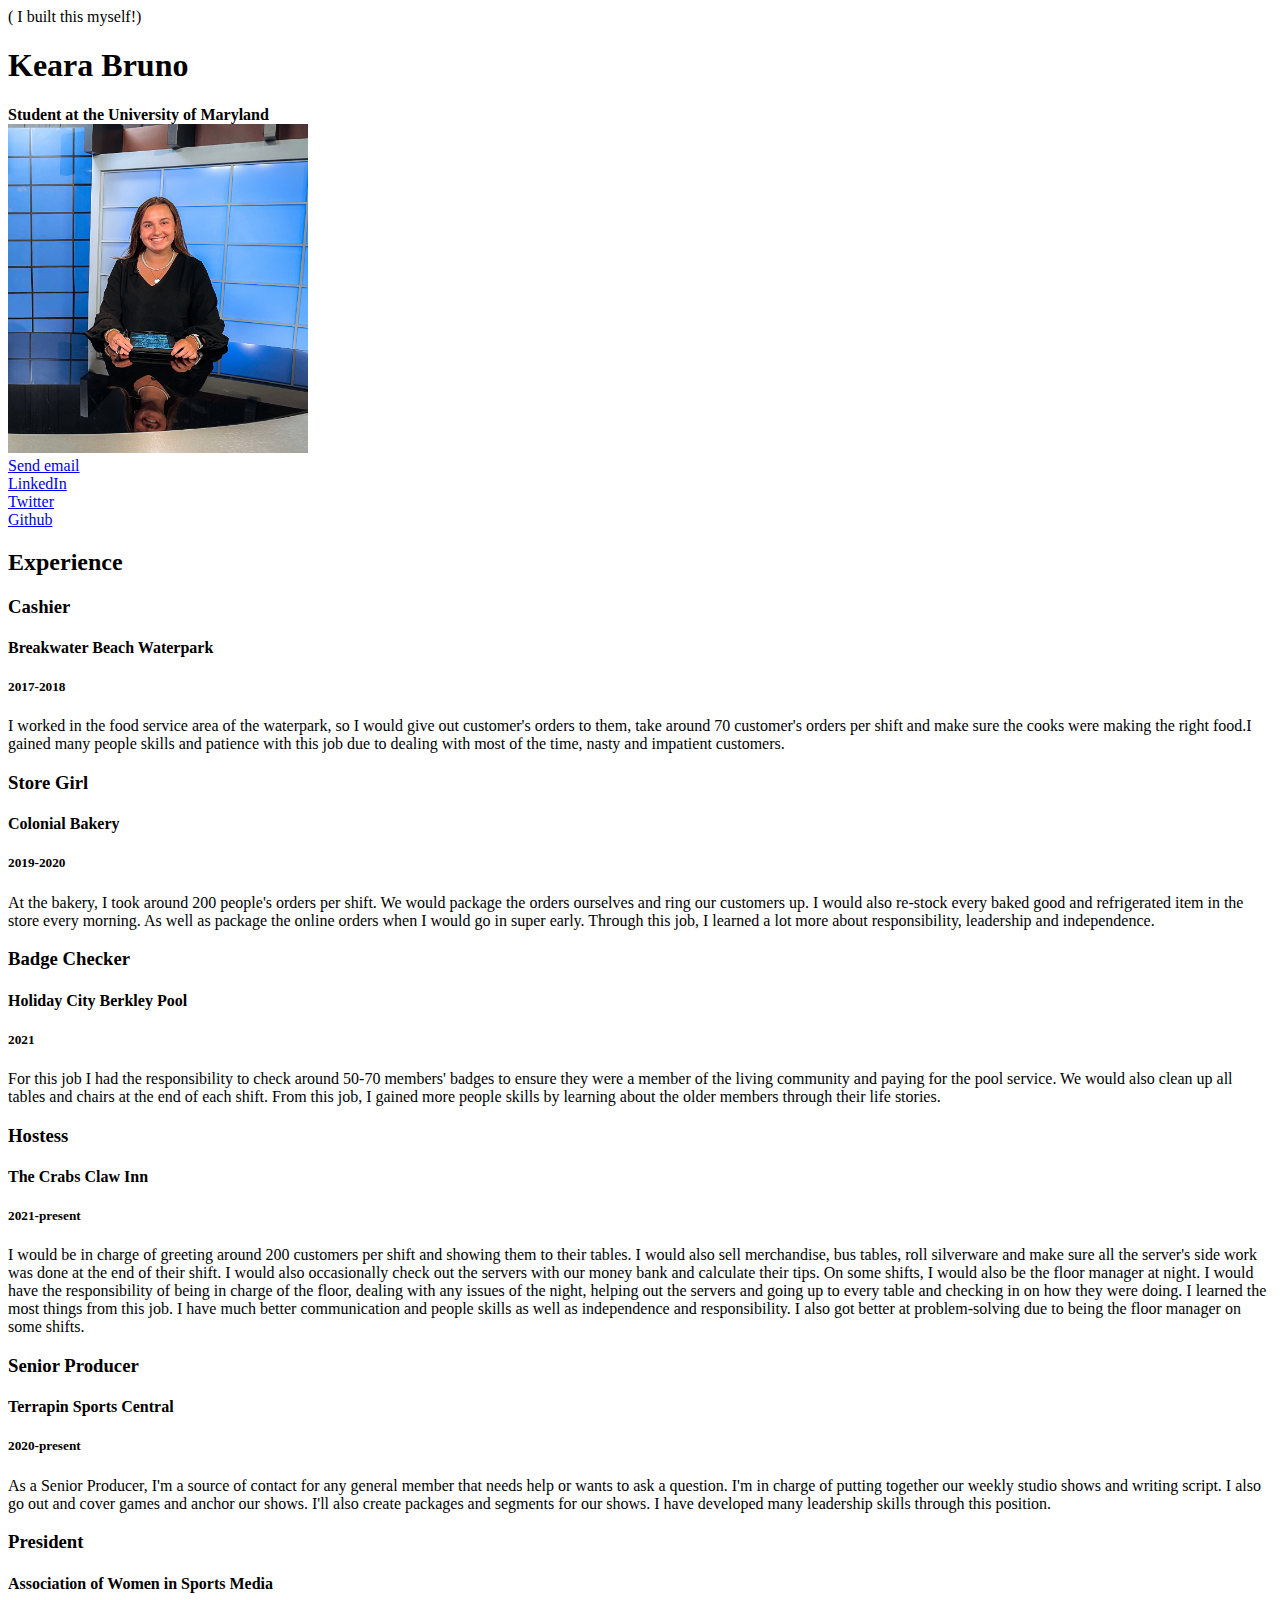
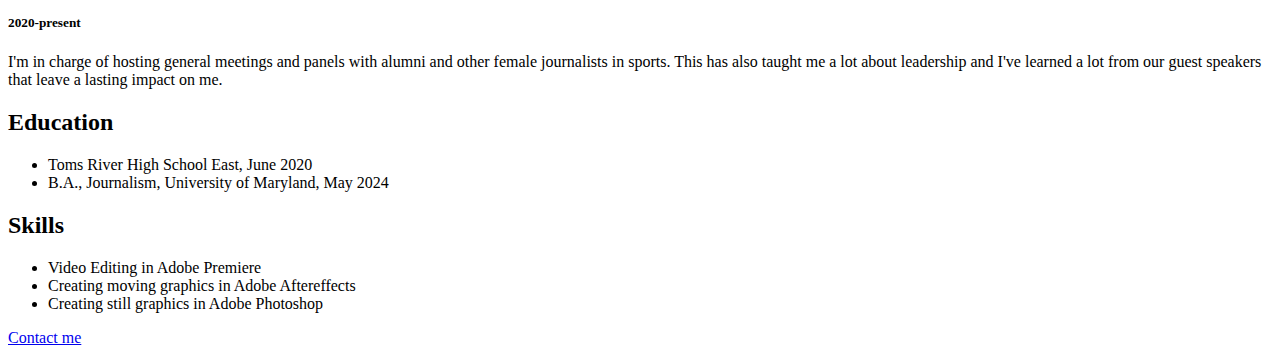
<file: resume.html>
<!DOCTYPE html>
<html lang="en">
<head>
    <title>Keara Bruno Resume</title>
</head>
<body>(<!--COMMENT--> I built this myself!) 
    <h1>Keara Bruno</h1>
    <strong>Student at the University of Maryland</strong><br>
    <img src="headshot.jpg" alt="A photo of me" width="300">
<div id=contact>
        <a href="mailto:kbruno@terpmail.umd.edu">Send email</a><br>  
        <a href="https://www.linkedin.com/in/keara-bruno-1432231ba/" target="_blank">LinkedIn</a><br>
        <a href="https://twitter.com/keara_bruno" target="_blank">Twitter</a><br>
        <a href="https://github.com/kearabruno" target="_blank">Github</a><br>
</div>
    <h2>Experience</h2>
        <h3>Cashier</h3>
        <h4>Breakwater Beach Waterpark</h4>
        <h5>2017-2018</h5>
    <p>I worked in the food service area of the waterpark, so I would give out customer's orders to them, take around 70 customer's orders per shift and make sure the cooks were making the right food.I gained many people skills and patience with this job due to dealing with most of the time, nasty and impatient customers.</p>
        <h3>Store Girl</h3>
        <h4>Colonial Bakery</h4>
        <h5>2019-2020</h5>
    <p>At the bakery, I took around 200 people's orders per shift. We would package the orders ourselves and ring our customers up. I would also re-stock every baked good and refrigerated item in the store every morning. As well as package the online orders when I would go in super early. Through this job, I learned a lot more about responsibility, leadership and independence.</p>
        <h3>Badge Checker</h3>
        <h4>Holiday City Berkley Pool</h4>
        <h5>2021</h5>
    <p>For this job I had the responsibility to check around 50-70 members' badges to ensure they were a member of the living community and paying for the pool service. We would also clean up all tables and chairs at the end of each shift. From this job, I gained more people skills by learning about the older members through their life stories.</p>
        <h3>Hostess</h3>
        <h4>The Crabs Claw Inn</h4>
        <h5>2021-present</h5>
    <p>I would be in charge of greeting around 200 customers per shift and showing them to their tables. I would also sell merchandise, bus tables, roll silverware and make sure all the server's side work was done at the end of their shift. I would also occasionally check out the servers with our money bank and calculate their tips. On some shifts, I would also be the floor manager at night. I would have the responsibility of being in charge of the floor, dealing with any issues of the night, helping out the servers and going up to every table and checking in on how they were doing. I learned the most things from this job. I have much better communication and people skills as well as independence and responsibility. I also got better at problem-solving due to being the floor manager on some shifts.</p>
        <h3>Senior Producer</h3>
        <h4>Terrapin Sports Central</h4>
        <h5>2020-present</h5>
    <p>As a Senior Producer, I'm a source of contact for any general member that needs help or wants to ask a question. I'm in charge of putting together our weekly studio shows and writing script. I also go out and cover games and anchor our shows. I'll also create packages and segments for our shows. I have developed many leadership skills through this position.</p> 
        <h3>President</h3>
        <h4>Association of Women in Sports Media</h4>
        <h5>2020-present</h5>
    <p>I'm in charge of hosting general meetings and panels with alumni and other female journalists in sports. This has also taught me a lot about leadership and I've learned a lot from our guest speakers that leave a lasting impact on me.</p>
    <h2>Education</h2>
    <ul>
        <li>Toms River High School East, June 2020</li>
        <li>B.A., Journalism, University of Maryland, May 2024</li>
    </ul>
    <h2>Skills</h2>
    <ul>
        <li>Video Editing in Adobe Premiere</li>
        <li>Creating moving graphics in Adobe Aftereffects</li>
        <li>Creating still graphics in Adobe Photoshop</li>
    </ul>
    <p>
        <a href="#contact">Contact me</a>
    </p>

</body>
</html>
</file>
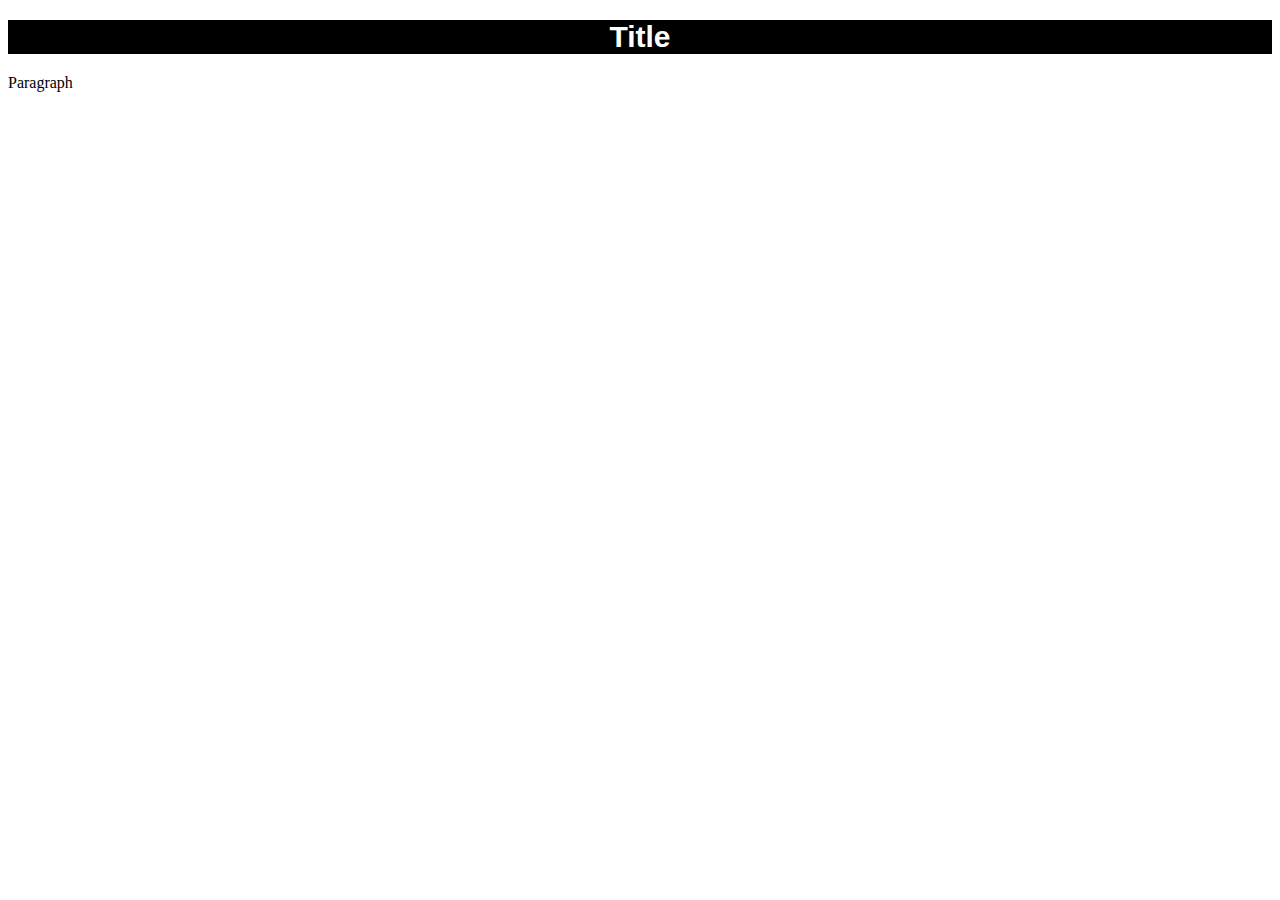
<file: styled-text.html>
<!DOCTYPE html> 
<html lang="en"> 
<head>
    <title>Stytled Text</title>
</head>
<body>
  <h1 style="background-color:black; color:white; font-family:arial; font-size:30px; text-align:center">
      Title
    </h1> 
    <p>Paragraph</p>
</body>

</html>
</file>
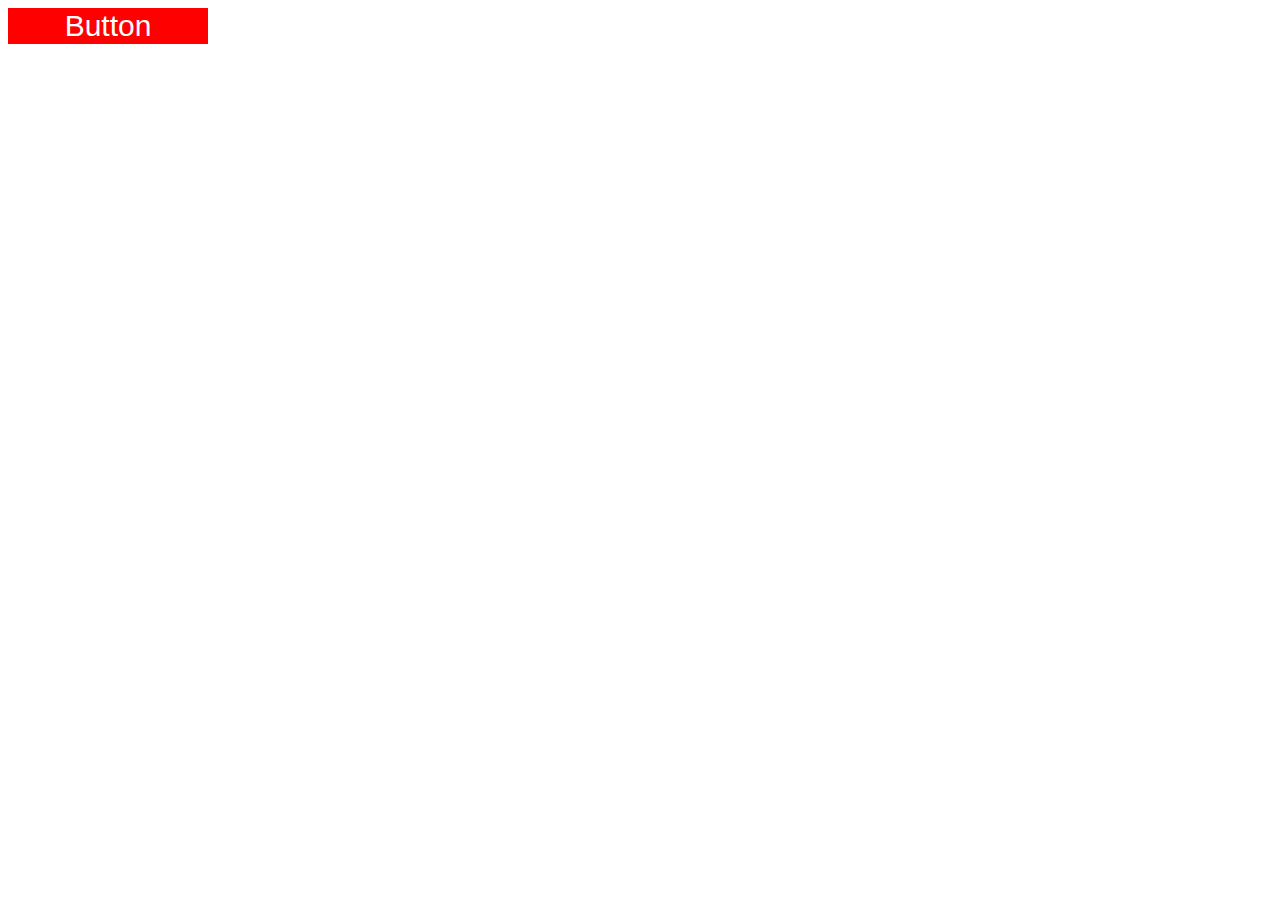
<file: button-assignment/button.html>
<!DOCTYPE html>
<html lang="en">
<head>  
    <link href="style.css" rel="stylesheet">
    <title>Keara's Button</title>
</head>
    
<body>
    <button class="red-button">Button</button>
</body>
    
</html>
</file>
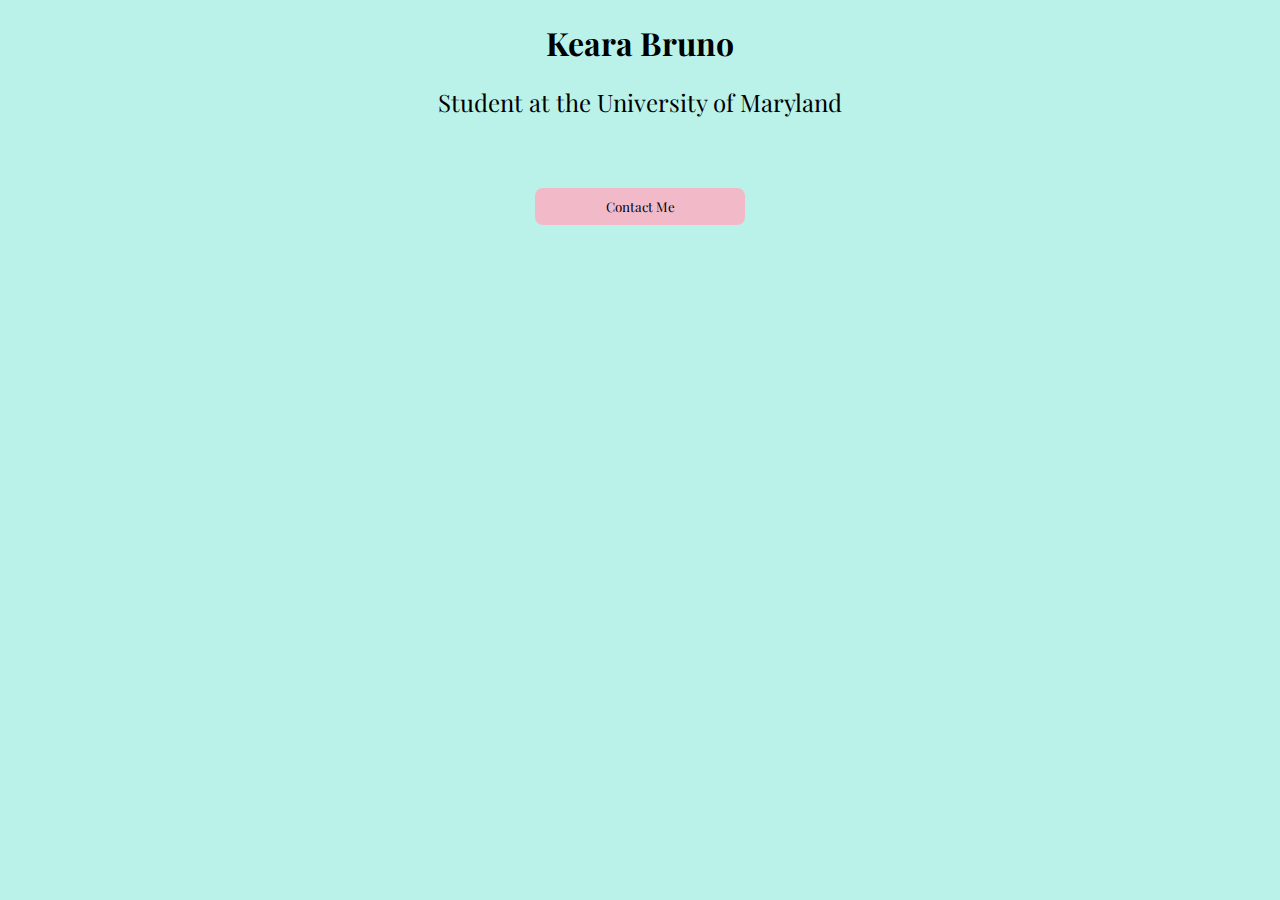
<file: contact-button-assignment/contact-button.html>
<!DOCTYPE html>
<html lang="en">
<head>
    <link href="style.css" rel="stylesheet">
    <link rel="preconnect" href="https://fonts.googleapis.com">
<link rel="preconnect" href="https://fonts.gstatic.com" crossorigin>
<link href="https://fonts.googleapis.com/css2?family=Playfair+Display:wght@400;700&display=swap" rel="stylesheet">
    <title>Keara Bruno Button</title>
</head>
    
<body>
   <h1>Keara Bruno</h1>
   <h2>Student at the University of Maryland</h2>    
    <a href="mailto:kbruno@terpmail.umd.edu"><button>Contact Me</button></a>
</body>
    
</html>
</file>
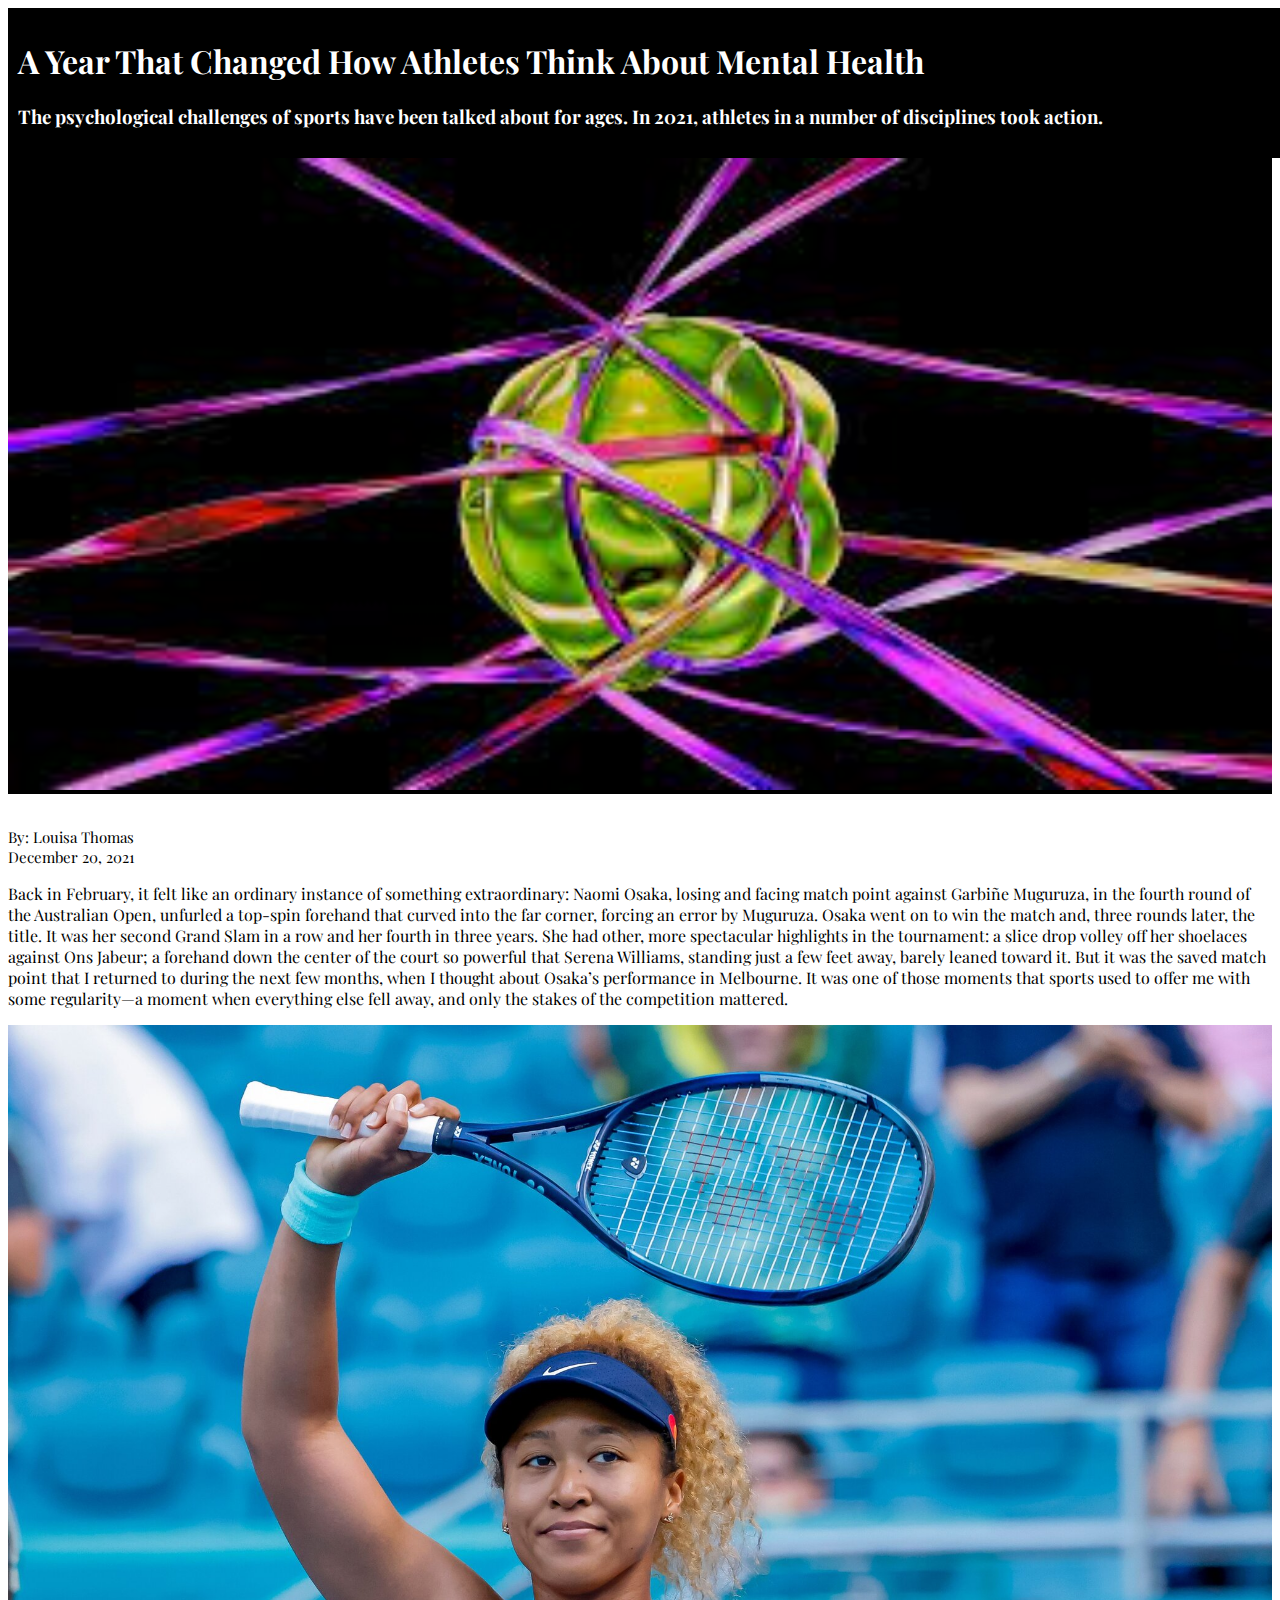
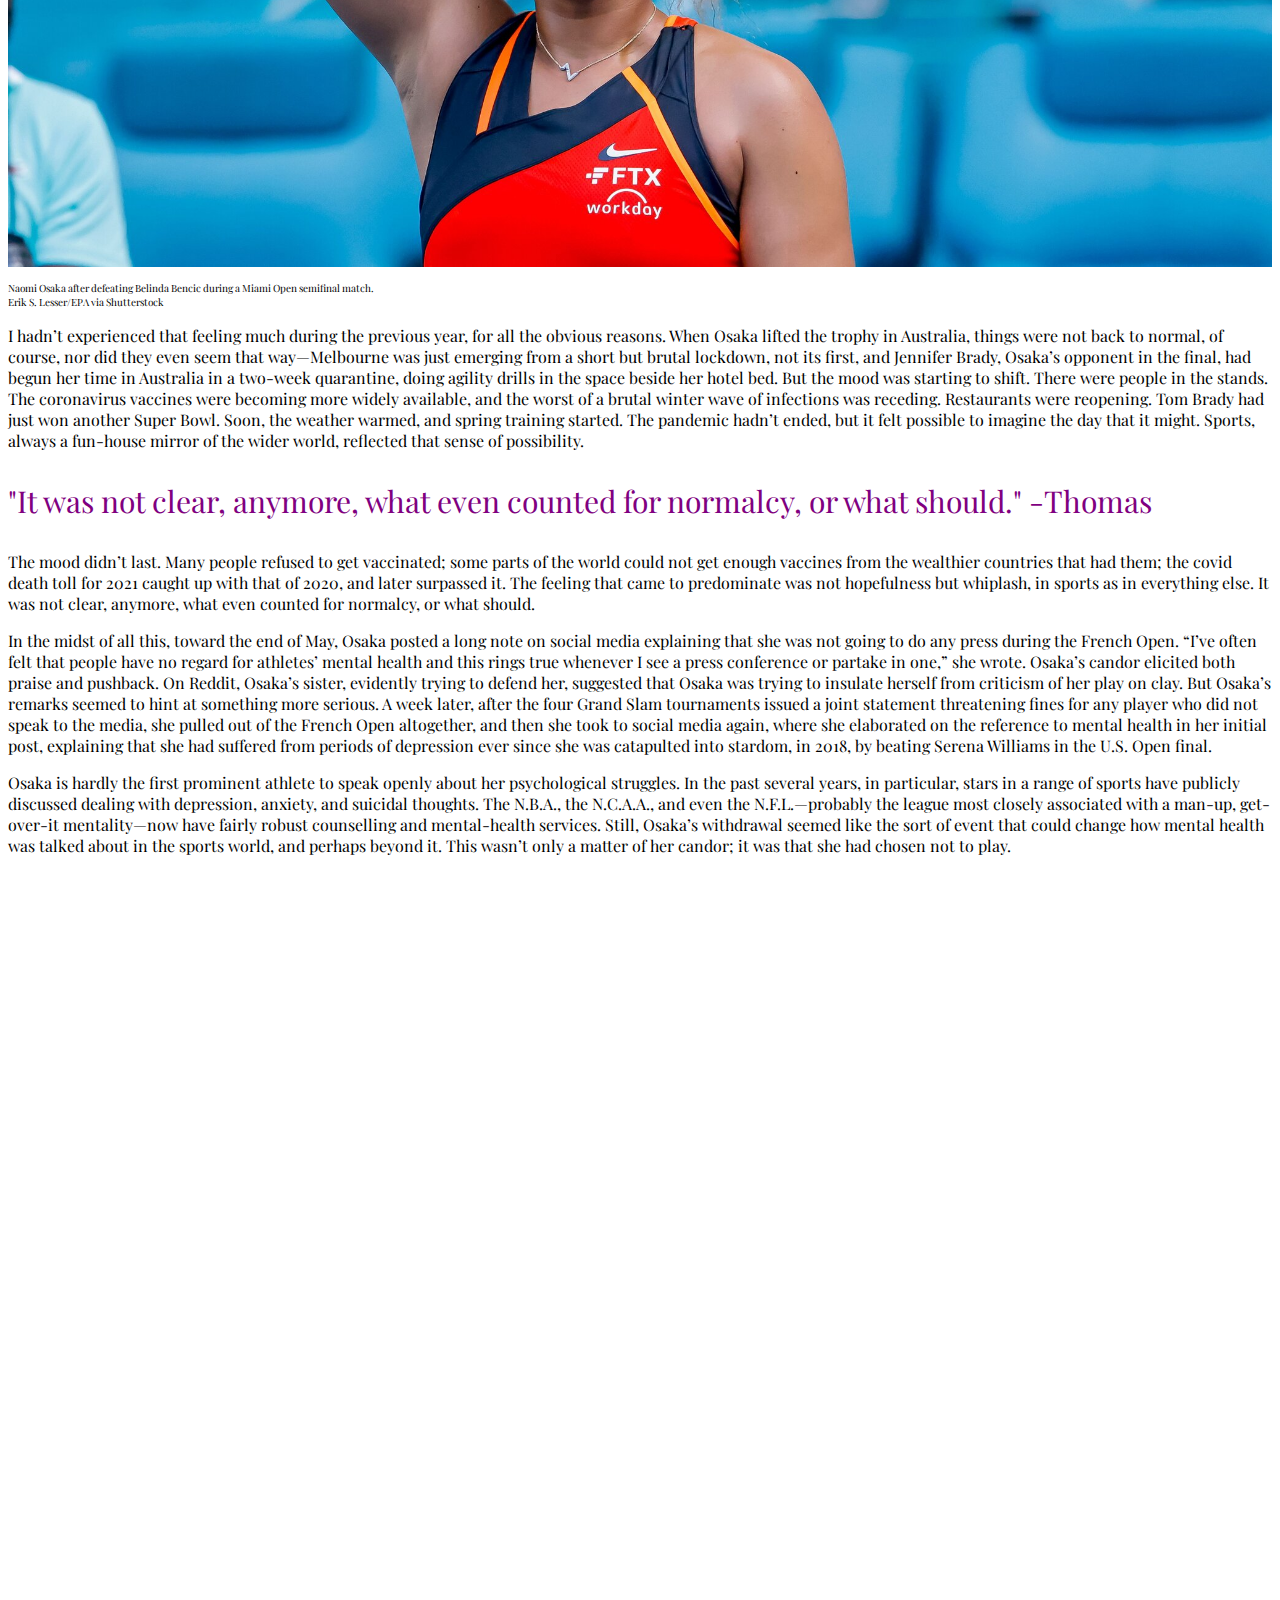
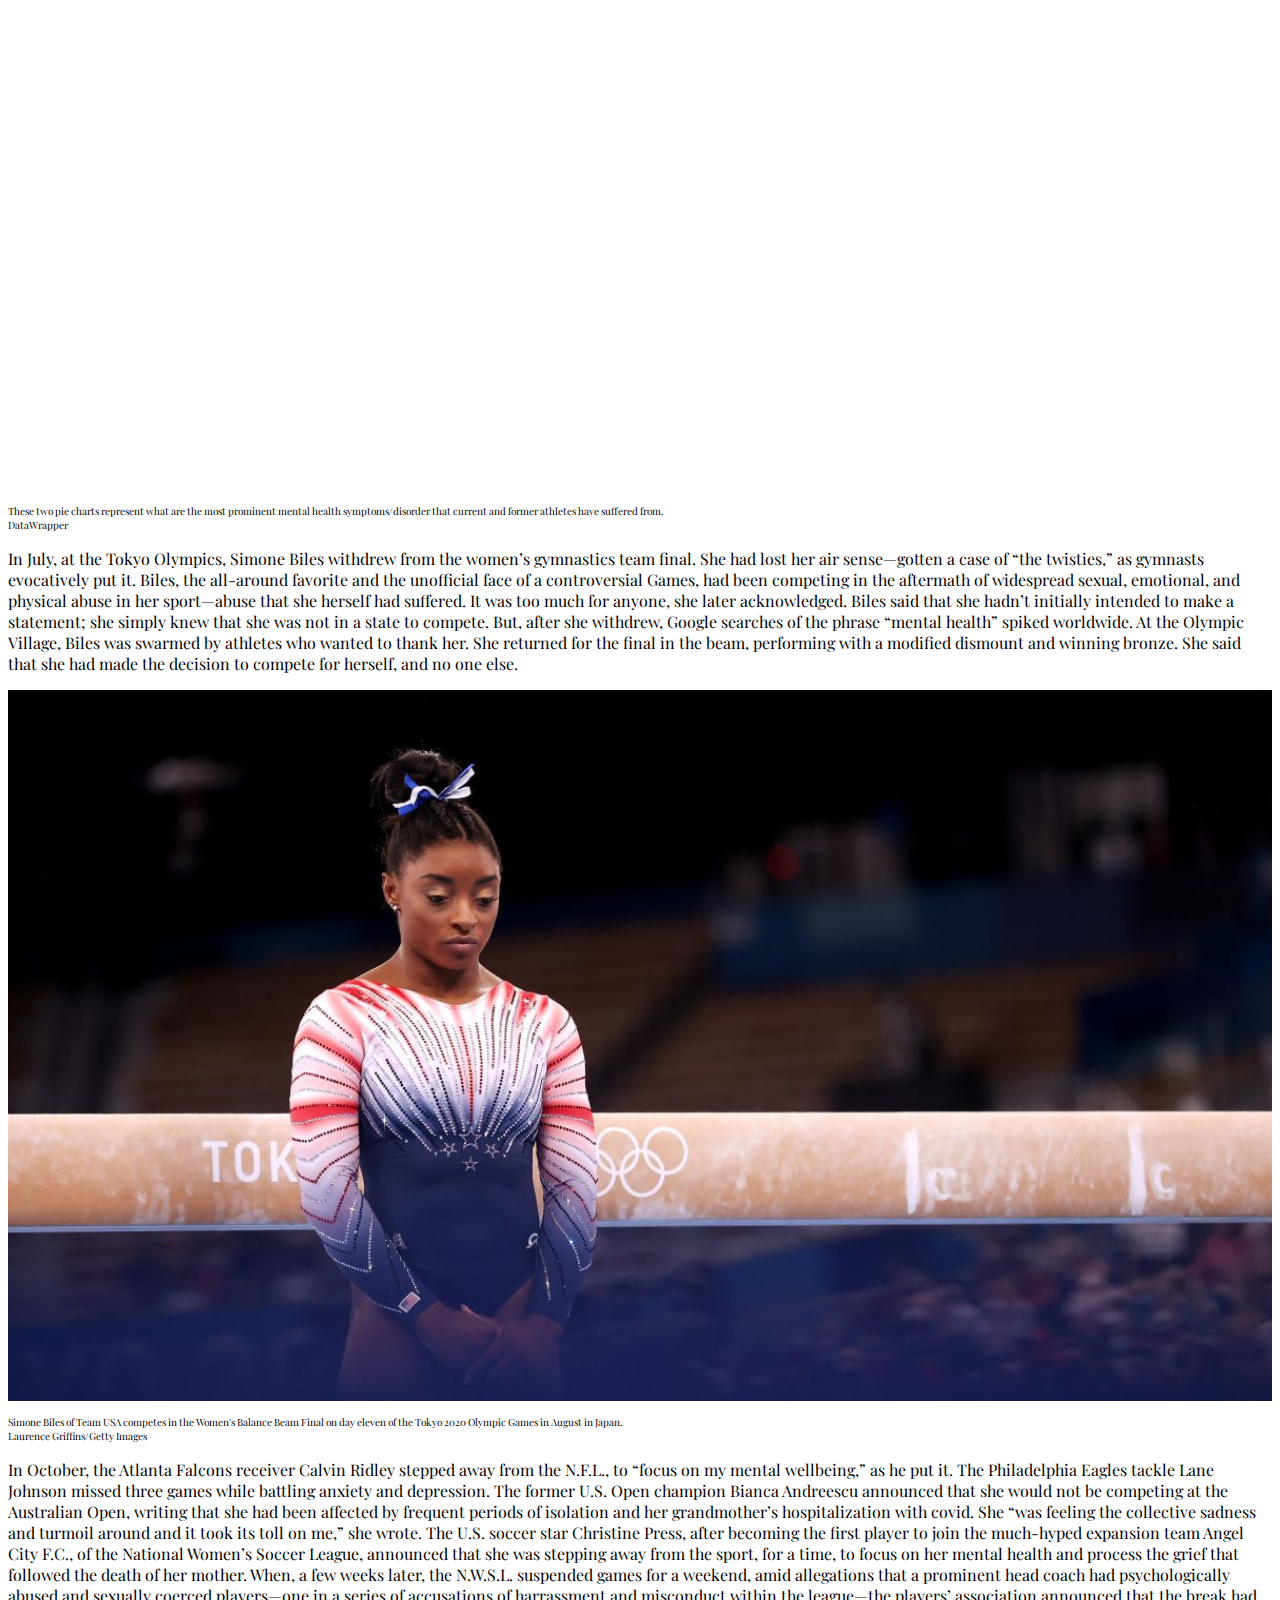
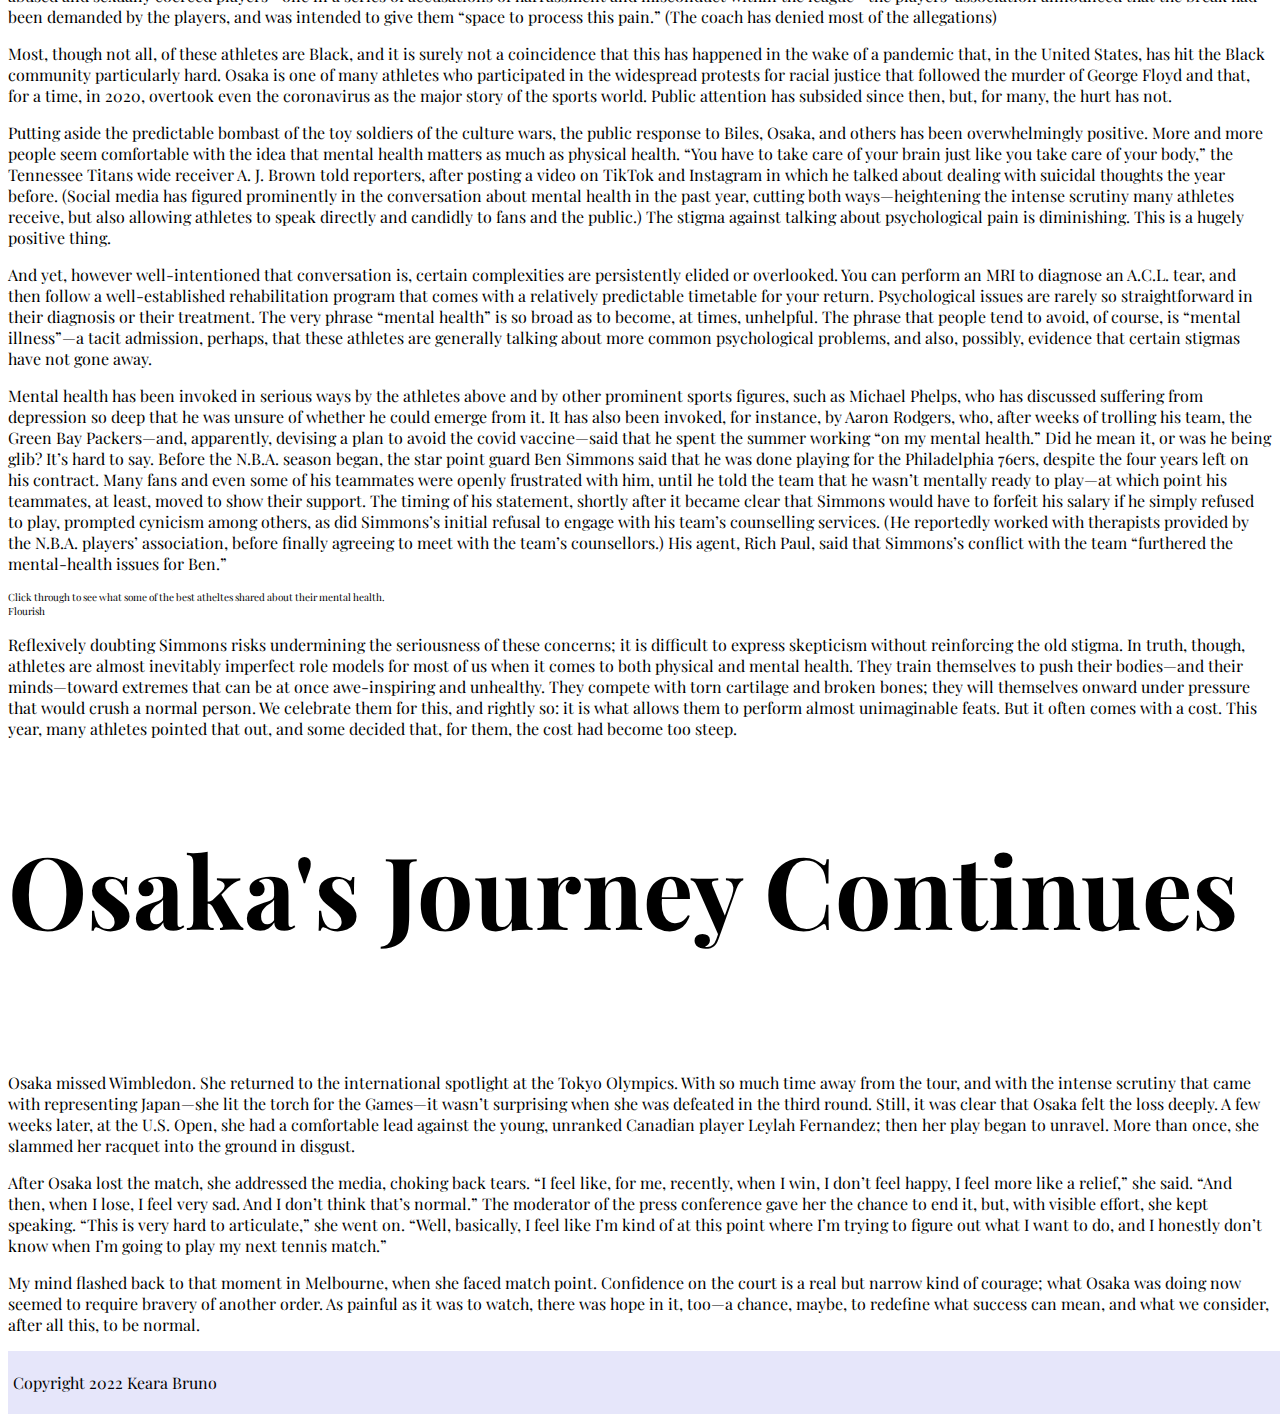
<file: final-project/html-frame.html>
<!DOCTYPE html>

<html lang="en">
    
<head>
<meta charset="utf-8">
<meta name="description" content="Dec 20, 2021 — A Year That Changed How Athletes Think About Mental Health. The psychological challenges of sports have been talked about for ages."><!--make sure to change description-->
<meta name="viewport" content="width=device-width, initial-scale=1, shrink-to-fit=no">
<link rel="stylesheet" href="css-frame.css">
    <title>Keara Bruno Final Project</title>

<!-- Bootstrap CSS and JavaScript -->
<link href="https://cdn.jsdelivr.net/npm/bootstrap@5.0.1/dist/css/bootstrap.min.css" rel="stylesheet" integrity="sha384-+0n0xVW2eSR5OomGNYDnhzAbDsOXxcvSN1TPprVMTNDbiYZCxYbOOl7+AMvyTG2x" crossorigin="anonymous">
<script src="https://cdn.jsdelivr.net/npm/bootstrap@5.0.1/dist/js/bootstrap.bundle.min.js" integrity="sha384-gtEjrD/SeCtmISkJkNUaaKMoLD0//ElJ19smozuHV6z3Iehds+3Ulb9Bn9Plx0x4" crossorigin="anonymous"></script>
<link rel="stylesheet" href="https://cdn.jsdelivr.net/npm/bootstrap-icons@1.5.0/font/bootstrap-icons.css">

<!--My google fonts will go here-->
<link rel="preconnect" href="https://fonts.googleapis.com">
<link rel="preconnect" href="https://fonts.gstatic.com" crossorigin>
<link href="https://fonts.googleapis.com/css2?family=Playfair+Display:wght@400;700&display=swap" rel="stylesheet">

</head>

    
<body>
<div class="headline">    
    <h1>A Year That Changed How Athletes Think About Mental Health</h1>
    <h3>The psychological challenges of sports have been talked about for ages. In 2021, athletes in a number of disciplines took action.</h3>
</div>
<div class="container-fluid1">
    <div class="row">
            <div class="col">
                <img src="lead%20image%20.jpeg" alt="lead image" class="leadimage">
            </div>
    </div>
</div>
<br>
<div class="container-fluid">
    <div class="row">
        <div class="col-sm-5 offset-sm-0">
            <p class="byline">By: Louisa Thomas<br>December 20, 2021</p>
            
        </div>
    </div>
</div>
<div class="container">
    <div class="row">
        <div class="col-sm-8 offset-sm-2">
        <p>Back in February, it felt like an ordinary instance of something extraordinary: Naomi Osaka, losing and facing match point against Garbiñe Muguruza, in the fourth round of the Australian Open, unfurled a top-spin forehand that curved into the far corner, forcing an error by Muguruza. Osaka went on to win the match and, three rounds later, the title. It was her second Grand Slam in a row and her fourth in three years. She had other, more spectacular highlights in the tournament: a slice drop volley off her shoelaces against Ons Jabeur; a forehand down the center of the court so powerful that Serena Williams, standing just a few feet away, barely leaned toward it. But it was the saved match point that I returned to during the next few months, when I thought about Osaka’s performance in Melbourne. It was one of those moments that sports used to offer me with some regularity—a moment when everything else fell away, and only the stakes of the competition mattered.</p>
            <img src="naomi%20osaka.jpeg" alt="naomi osaka" class="naomiosaka">
            <p class="caption"><!--caption and credit here-->Naomi Osaka after defeating Belinda Bencic during a Miami Open semifinal match.<br> Erik S. Lesser/EPA via Shutterstock</p>
        <p>I hadn’t experienced that feeling much during the previous year, for all the obvious reasons. When Osaka lifted the trophy in Australia, things were not back to normal, of course, nor did they even seem that way—Melbourne was just emerging from a short but brutal lockdown, not its first, and Jennifer Brady, Osaka’s opponent in the final, had begun her time in Australia in a two-week quarantine, doing agility drills in the space beside her hotel bed. But the mood was starting to shift. There were people in the stands. The coronavirus vaccines were becoming more widely available, and the worst of a brutal winter wave of infections was receding. Restaurants were reopening. Tom Brady had just won another Super Bowl. Soon, the weather warmed, and spring training started. The pandemic hadn’t ended, but it felt possible to imagine the day that it might. Sports, always a fun-house mirror of the wider world, reflected that sense of possibility.</p>
        </div>
    </div>
    <div class="row">
        <div class="col-sm-8 offset-sm-2">
            <p class="pullquote">"It was not clear, anymore, what even counted for normalcy, or what should." -Thomas</p>
        </div>
    </div>
</div>
<div class="container">
    <div class="row">
        <div class="col-sm-8 offset-sm-2">
        <p>The mood didn’t last. Many people refused to get vaccinated; some parts of the world could not get enough vaccines from the wealthier countries that had them; the covid death toll for 2021 caught up with that of 2020, and later surpassed it. The feeling that came to predominate was not hopefulness but whiplash, in sports as in everything else. It was not clear, anymore, what even counted for normalcy, or what should.</p>
        <p>In the midst of all this, toward the end of May, Osaka posted a long note on social media explaining that she was not going to do any press during the French Open. “I’ve often felt that people have no regard for athletes’ mental health and this rings true whenever I see a press conference or partake in one,” she wrote. Osaka’s candor elicited both praise and pushback. On Reddit, Osaka’s sister, evidently trying to defend her, suggested that Osaka was trying to insulate herself from criticism of her play on clay. But Osaka’s remarks seemed to hint at something more serious. A week later, after the four Grand Slam tournaments issued a joint statement threatening fines for any player who did not speak to the media, she pulled out of the French Open altogether, and then she took to social media again, where she elaborated on the reference to mental health in her initial post, explaining that she had suffered from periods of depression ever since she was catapulted into stardom, in 2018, by beating Serena Williams in the U.S. Open final.</p>
        <p>Osaka is hardly the first prominent athlete to speak openly about her psychological struggles. In the past several years, in particular, stars in a range of sports have publicly discussed dealing with depression, anxiety, and suicidal thoughts. The N.B.A., the N.C.A.A., and even the N.F.L.—probably the league most closely associated with a man-up, get-over-it mentality—now have fairly robust counselling and mental-health services. Still, Osaka’s withdrawal seemed like the sort of event that could change how mental health was talked about in the sports world, and perhaps beyond it. This wasn’t only a matter of her candor; it was that she had chosen not to play.</p>
        </div>
    </div>
</div>
<div class="container">
    <div class="row">
        <div class="col-sm-8 offset-sm-2">
            <!--inforgraphic goes here--><iframe title="Mental health symptoms/disorders in current athletes " aria-label="Pie Chart" id="datawrapper-chart-BogW3" src="https://datawrapper.dwcdn.net/BogW3/1/" scrolling="no" frameborder="0" style="width: 0; min-width: 100% !important; border: none;" height="607" data-external="1"></iframe><script type="text/javascript">!function(){"use strict";window.addEventListener("message",(function(e){if(void 0!==e.data["datawrapper-height"]){var t=document.querySelectorAll("iframe");for(var a in e.data["datawrapper-height"])for(var r=0;r<t.length;r++){if(t[r].contentWindow===e.source)t[r].style.height=e.data["datawrapper-height"][a]+"px"}}}))}();
</script>
            <iframe title="Mental health symptoms/disorders in former athletes" aria-label="Pie Chart" id="datawrapper-chart-W45Nb" src="https://datawrapper.dwcdn.net/W45Nb/1/" scrolling="no" frameborder="0" style="width: 0; min-width: 100% !important; border: none;" height="607" data-external="1"></iframe><script type="text/javascript">!function(){"use strict";window.addEventListener("message",(function(e){if(void 0!==e.data["datawrapper-height"]){var t=document.querySelectorAll("iframe");for(var a in e.data["datawrapper-height"])for(var r=0;r<t.length;r++){if(t[r].contentWindow===e.source)t[r].style.height=e.data["datawrapper-height"][a]+"px"}}}))}();
</script>
            <p class="caption"><!--caption and credit goes here-->These two pie charts represent what are the most prominent mental health symptoms/disorder that current and former athletes have suffered from. <br>DataWrapper</p>
        </div>
    </div>
</div>
<div class="container">
    <div class="row">
        <div class="col-sm-8 offset-sm-2">
        <p>In July, at the Tokyo Olympics, Simone Biles withdrew from the women’s gymnastics team final. She had lost her air sense—gotten a case of “the twisties,” as gymnasts evocatively put it. Biles, the all-around favorite and the unofficial face of a controversial Games, had been competing in the aftermath of widespread sexual, emotional, and physical abuse in her sport—abuse that she herself had suffered. It was too much for anyone, she later acknowledged. Biles said that she hadn’t initially intended to make a statement; she simply knew that she was not in a state to compete. But, after she withdrew, Google searches of the phrase “mental health” spiked worldwide. At the Olympic Village, Biles was swarmed by athletes who wanted to thank her. She returned for the final in the beam, performing with a modified dismount and winning bronze. She said that she had made the decision to compete for herself, and no one else.</p>
            <img src="simone%20biles.jpg" alt="simone biles" class="simonebiles">
            <p class="caption"><!--caption and credit goes here--> Simone Biles of Team USA competes in the Women's Balance Beam Final on day eleven of the Tokyo 2020 Olympic Games in August in Japan. <br> Laurence Griffins/Getty Images</p>
        <p>In October, the Atlanta Falcons receiver Calvin Ridley stepped away from the N.F.L., to “focus on my mental wellbeing,” as he put it. The Philadelphia Eagles tackle Lane Johnson missed three games while battling anxiety and depression. The former U.S. Open champion Bianca Andreescu announced that she would not be competing at the Australian Open, writing that she had been affected by frequent periods of isolation and her grandmother’s hospitalization with covid. She “was feeling the collective sadness and turmoil around and it took its toll on me,” she wrote. The U.S. soccer star Christine Press, after becoming the first player to join the much-hyped expansion team Angel City F.C., of the National Women’s Soccer League, announced that she was stepping away from the sport, for a time, to focus on her mental health and process the grief that followed the death of her mother. When, a few weeks later, the N.W.S.L. suspended games for a weekend, amid allegations that a prominent head coach had psychologically abused and sexually coerced players—one in a series of accusations of harrassment and misconduct within the league—the players’ association announced that the break had been demanded by the players, and was intended to give them “space to process this pain.” (The coach has denied most of the allegations)</p>
        <p>Most, though not all, of these athletes are Black, and it is surely not a coincidence that this has happened in the wake of a pandemic that, in the United States, has hit the Black community particularly hard. Osaka is one of many athletes who participated in the widespread protests for racial justice that followed the murder of George Floyd and that, for a time, in 2020, overtook even the coronavirus as the major story of the sports world. Public attention has subsided since then, but, for many, the hurt has not.</p>
        <p>Putting aside the predictable bombast of the toy soldiers of the culture wars, the public response to Biles, Osaka, and others has been overwhelmingly positive. More and more people seem comfortable with the idea that mental health matters as much as physical health. “You have to take care of your brain just like you take care of your body,” the Tennessee Titans wide receiver A. J. Brown told reporters, after posting a video on TikTok and Instagram in which he talked about dealing with suicidal thoughts the year before. (Social media has figured prominently in the conversation about mental health in the past year, cutting both ways—heightening the intense scrutiny many athletes receive, but also allowing athletes to speak directly and candidly to fans and the public.) The stigma against talking about psychological pain is diminishing. This is a hugely positive thing.</p>
        <p>And yet, however well-intentioned that conversation is, certain complexities are persistently elided or overlooked. You can perform an MRI to diagnose an A.C.L. tear, and then follow a well-established rehabilitation program that comes with a relatively predictable timetable for your return. Psychological issues are rarely so straightforward in their diagnosis or their treatment. The very phrase “mental health” is so broad as to become, at times, unhelpful. The phrase that people tend to avoid, of course, is “mental illness”—a tacit admission, perhaps, that these athletes are generally talking about more common psychological problems, and also, possibly, evidence that certain stigmas have not gone away.</p>
        <p>Mental health has been invoked in serious ways by the athletes above and by other prominent sports figures, such as Michael Phelps, who has discussed suffering from depression so deep that he was unsure of whether he could emerge from it. It has also been invoked, for instance, by Aaron Rodgers, who, after weeks of trolling his team, the Green Bay Packers—and, apparently, devising a plan to avoid the covid vaccine—said that he spent the summer working “on my mental health.” Did he mean it, or was he being glib? It’s hard to say. Before the N.B.A. season began, the star point guard Ben Simmons said that he was done playing for the Philadelphia 76ers, despite the four years left on his contract. Many fans and even some of his teammates were openly frustrated with him, until he told the team that he wasn’t mentally ready to play—at which point his teammates, at least, moved to show their support. The timing of his statement, shortly after it became clear that Simmons would have to forfeit his salary if he simply refused to play, prompted cynicism among others, as did ​​Simmons’s initial refusal to engage with his team’s counselling services. (He reportedly worked with therapists provided by the N.B.A. players’ association, before finally agreeing to meet with the team’s counsellors.) His agent, Rich Paul, said that Simmons’s conflict with the team “furthered the mental-health issues for Ben.”</p>
        </div>
    </div>
</div>
<div class="container">
    <div class="row">
        <div class="col-sm-8 offset-sm-2">
            <!--interactive element(slideshow gallery of qutotes atheletes have said about mental health) goes here--><div class="flourish-embed" data-src="story/1763197"><script src="https://public.flourish.studio/resources/embed.js"></script></div>
            <p class="caption"><!--caption and credit goes here-->Click through to see what some of the best atheltes shared about their mental health. <br>Flourish</p>
        </div>
    </div>
</div>
<div class="container">
    <div class="row">
        <div class="col-sm-8 offset-sm-2">
        <p>Reflexively doubting Simmons risks undermining the seriousness of these concerns; it is difficult to express skepticism without reinforcing the old stigma. In truth, though, athletes are almost inevitably imperfect role models for most of us when it comes to both physical and mental health. They train themselves to push their bodies—and their minds—toward extremes that can be at once awe-inspiring and unhealthy. They compete with torn cartilage and broken bones; they will themselves onward under pressure that would crush a normal person. We celebrate them for this, and rightly so: it is what allows them to perform almost unimaginable feats. But it often comes with a cost. This year, many athletes pointed that out, and some decided that, for them, the cost had become too steep.</p>
        <h2>Osaka's Journey Continues</h2><!--will probably change the subtitle-->
        <br>
        <p>Osaka missed Wimbledon. She returned to the international spotlight at the Tokyo Olympics. With so much time away from the tour, and with the intense scrutiny that came with representing Japan—she lit the torch for the Games—it wasn’t surprising when she was defeated in the third round. Still, it was clear that Osaka felt the loss deeply. A few weeks later, at the U.S. Open, she had a comfortable lead against the young, unranked Canadian player Leylah Fernandez; then her play began to unravel. More than once, she slammed her racquet into the ground in disgust.</p>
        <p>After Osaka lost the match, she addressed the media, choking back tears. “I feel like, for me, recently, when I win, I don’t feel happy, I feel more like a relief,” she said. “And then, when I lose, I feel very sad. And I don’t think that’s normal.” The moderator of the press conference gave her the chance to end it, but, with visible effort, she kept speaking. “This is very hard to articulate,” she went on. “Well, basically, I feel like I’m kind of at this point where I’m trying to figure out what I want to do, and I honestly don’t know when I’m going to play my next tennis match.”</p>
        <p>My mind flashed back to that moment in Melbourne, when she faced match point. Confidence on the court is a real but narrow kind of courage; what Osaka was doing now seemed to require bravery of another order. As painful as it was to watch, there was hope in it, too—a chance, maybe, to redefine what success can mean, and what we consider, after all this, to be normal.</p>
        </div>
    </div>
</div>
<div class="container-fluid">
    <div class="row">
        <div class="colfooter">
            <p><!--footer goes here-->Copyright 2022 Keara Bruno</p>
        </div>
    </div>
</div>
    
    
    
    
    
</body>
</html>
</file>
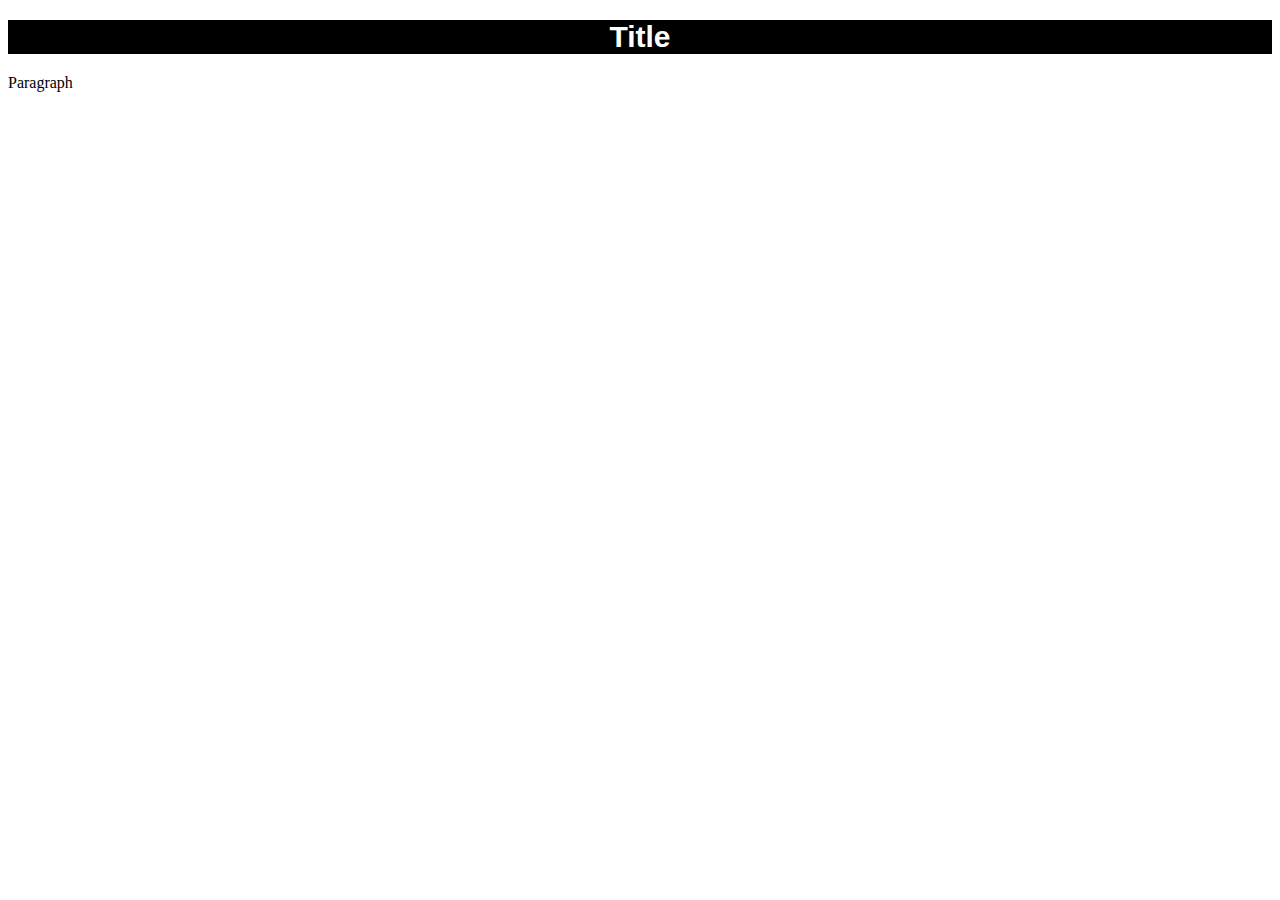
<file: styling-assignment/assignment.html>
<!DOCTYPE html> 
<html lang="en"> 
<head>
    <link href="style.css" rel="stylesheet">
    <title>Stytled Text</title>
</head>
<body>
  <h1>
      Title
    </h1> 
    <p>Paragraph</p>
</body>

</html>
</file>
<file: final-project/style.css>
@media {
    /*Phone styles here*/
    /*This media query targets any screen smaller than 576px wide (see below)*/
    .leadimage{
        width: 100%;
        padding: 0px 0px 0px 0px;
    }
    .container-fluid1{
        background-color:black;
    }
    .headline{
        color:white;
        background-color: black;
        font-family: 'Playfair Display', serif;
        width: 100%;
        padding: 10px 10px 10px 10px;
    }
    h1{
        text-align: center;
    }
    h5{
        text-align: center;
    }
    .byline{
        font-size: 15px;
        padding: 0px 0px 0px 0px;
        font-weight: bold;
    }
    .leadimagecaption{
        font-size: 10px;
        padding:0px 0px 0px 0px;
    }
    .naomiosaka{
        width:100%;
    }
    .pullquote{
        font-size: 30px;
        font-family: 'Playfair Display', serif;
        color: purple;
        text-align: center;
    }
    .simonebiles{
        width: 100%;
    }
    p{
        font-family: 'Playfair Display', serif;
    }
    h2{
        font-size:100px;
        font-family: 'Playfair Display', serif;
        
    }
    .caption{
        font-size: 10px;
    }
    .colfooter{
        background-color: lavender;
        color: black;
        font-family: 'Playfair Display', serif;
        width: 100%;
        text-align: inherit;
        padding: 15px 0px 0px 0px;
    }
    .introductionelement{
        font-size: 20px;
        color:purple;
        text-align: center;
    }
}

@media (min-width: 576px) {
    /*Tablet-only styles here*/
    /*This media query targets any screen that is at least 576px wide (but smaller than 992px wide (see below)*/
    
}

@media (min-width: 992px) {
    /*Desktop-only styles here*/
    /*This media query targets any screen that is at least 992px wide*/
}

@media (min-width: 1200px) {
    /*Large-Desktop-only styles here*/
    /*This media query targets any screen that is at least 1200px wide*/
}
</file>
<file: midterm-prep/style.css>
@media{
    
#headshot{
    width:300px;
    float:none;
    margin:0px 20px 0px 0px;
}
body{
    font-family:Arial, sans-serif
}
#contact a{
    color:black;
    font-weight:bold;
    font-size:20px;
}
#contact a:hover{
    color:red;
}
#info{
    width:100%;
    margin:auto;
}
#footer{
    position: fixed; 
    bottom: 0px;
    background-color:grey;
    width:100%;
    padding:20px 0px 20px 20px;
}
    
}
@media (min-width:576px){
#headshot{
    float:left;
}
#info{
    width:700px;
}
}
</file>
<file: online-portfolio-assignment/style.css>
#footer{
    background-color: #BAD7F2;
    color: white;
    padding: 20px 0px 20px 20px;
    font-family: 'Playfair Display', serif;
}
h1{
    font-size: 60px;
    font-family: 'Playfair Display', serif;
    color: white;
    font-weight:bold;
}
h2{
    font-family: 'Playfair Display', serif;
    color: white; 
    font-weight:bold;
}
title{
    font-family: 'Playfair Display', serif;
    color: white;
}
#headshot {
    width:300px;
    padding:0px;
    margin:20px 0px 20px 40px;
    border-radius: 500px;
}
#button {
    background-color: #BAD7F2;
    border:0px;
    border-radius: 10px;
    padding:10px 30px 10px 30px;
    text-transform:uppercase;
    margin:10px;
    font-family: 'Playfair Display', serif;
}

#button a {
    color:white;
    text-decoration: none;
}
.nav a {
    color: white;
    font-family: 'Playfair Display', serif;
    font-weight:bold;
}
.nav a:hover {
    color: #BAD7F2;
}
h3{
    font-family: 'Playfair Display', serif;
    color: white;
    font-weight:bold;
}
p{
    font-family: 'Playfair Display', serif;
    color: white;
    font-weight:bold;
}
ul{
    font-family: 'Playfair Display', serif;
    color: white;
    font-weight:bold;
}
body{
    background-color:#F2E2BA;
}
</file>
<file: quote-assignment/style.css>
/*
MY COLOR PALETTE
Green - #B0F2B4
Teal - #BAF2E9
Blue - #BAD7F2
Pink - #F2BAC9
Yellow - #F2E2BA
*/

body {
    background-color:#F2E2BA;
    text-align:center;
}

div {
    width: 300px;
    height: 300px;
    text-align:center;
    font-size:44px;
    font-family: 'Courgette', cursive;
    color:#BAD7F2;
    border: 3px solid #BAF2E9;
    padding: 60px 30px 10px 30px;
    margin: auto;
}
#highlight{
    color: #F2BAC9;
    font-weight: bolder;
}
#highlight2{
    color:#F2BAC9;
    font-weight: bolder;
}
</file>
<file: button-assignment/style.css>
.red-button{
    background-color: red;
    color: white;
    font-size: 30px; 
    border: none;
    width: 200px; 
}
</file>
<file: contact-button-assignment/style.css>
body{
    background-color: #BAF2E9; 
    text-align: center;
}
button{
    background-color: #F2BAC9;
    font-family: 'Playfair Display', serif;
    width: 210px;
    padding: 10px;
    margin-top: 50px;
    border-radius: 8px;
    border: none;
    
}
button:hover{
    background-color: #BAD7F2;
}
h1{
    font-family: 'Playfair Display', serif;
    font-weight: bold;
}
h2{
    font-family: 'Playfair Display', serif;
    font-weight: normal;
}
</file>
<file: final-project/css-frame.css>
@media {
    /*Phone styles here*/
    /*This media query targets any screen smaller than 576px wide (see below)*/
    .leadimage{
        width: 100%;
        padding: 0px 0px 0px 0px;
    }
    .container-fluid1{
        background-color:black;
    }
    .headline{
        color:white;
        background-color: black;
        font-family: 'Playfair Display', serif;
        width: 100%;
        padding: 10px 10px 10px 10px;
    }
    .byline{
        font-size: 15px;
        padding: 0px 0px 0px 0px;
    }
    .naomiosaka{
        width:100%;
    }
    .pullquote{
        font-size: 30px;
        font-family: 'Playfair Display', serif;
        color: purple;
    }
    .simonebiles{
        width: 100%;
    }
    p{
        font-family: 'Playfair Display', serif;
    }
    h2{
        font-size:100px;
        font-family: 'Playfair Display', serif;
        
    }
    .caption{
        font-size: 10px;
    }
    .colfooter{
        background-color: lavender;
        color: black;
        font-family: 'Playfair Display', serif;
        width: 100%;
        padding: 5px 5px 5px 5px;
    }
}

@media (min-width: 576px) {
    /*Tablet-only styles here*/
    /*This media query targets any screen that is at least 576px wide (but smaller than 992px wide (see below)*/
}

@media (min-width: 992px) {
    /*Desktop-only styles here*/
    /*This media query targets any screen that is at least 992px wide*/
}

@media (min-width: 1200px) {
    /*Large-Desktop-only styles here*/
    /*This media query targets any screen that is at least 1200px wide*/
}
</file>
<file: styling-assignment/style.css>
h1
        {
            background-color:black;
            color:white;
            font-family:arial;
            font-size:30px;
            text-align:center;
        }
</file>
